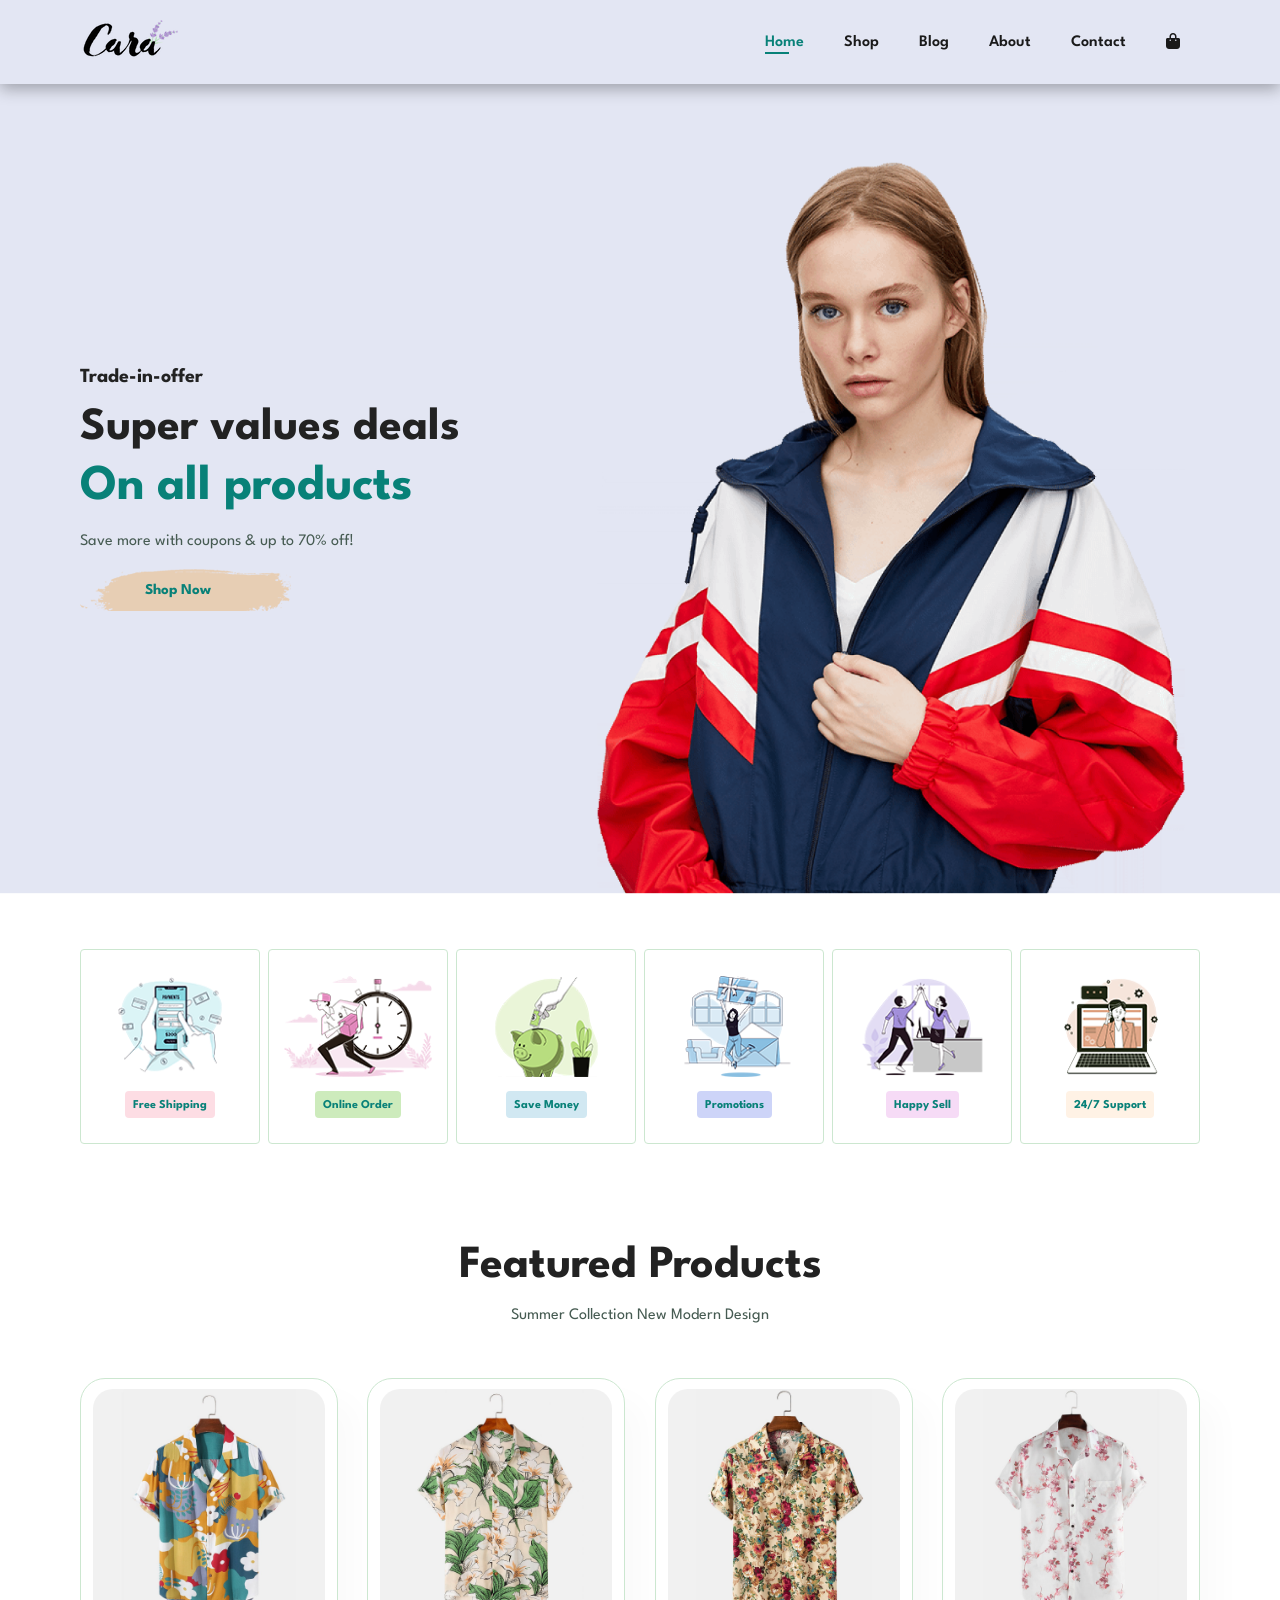
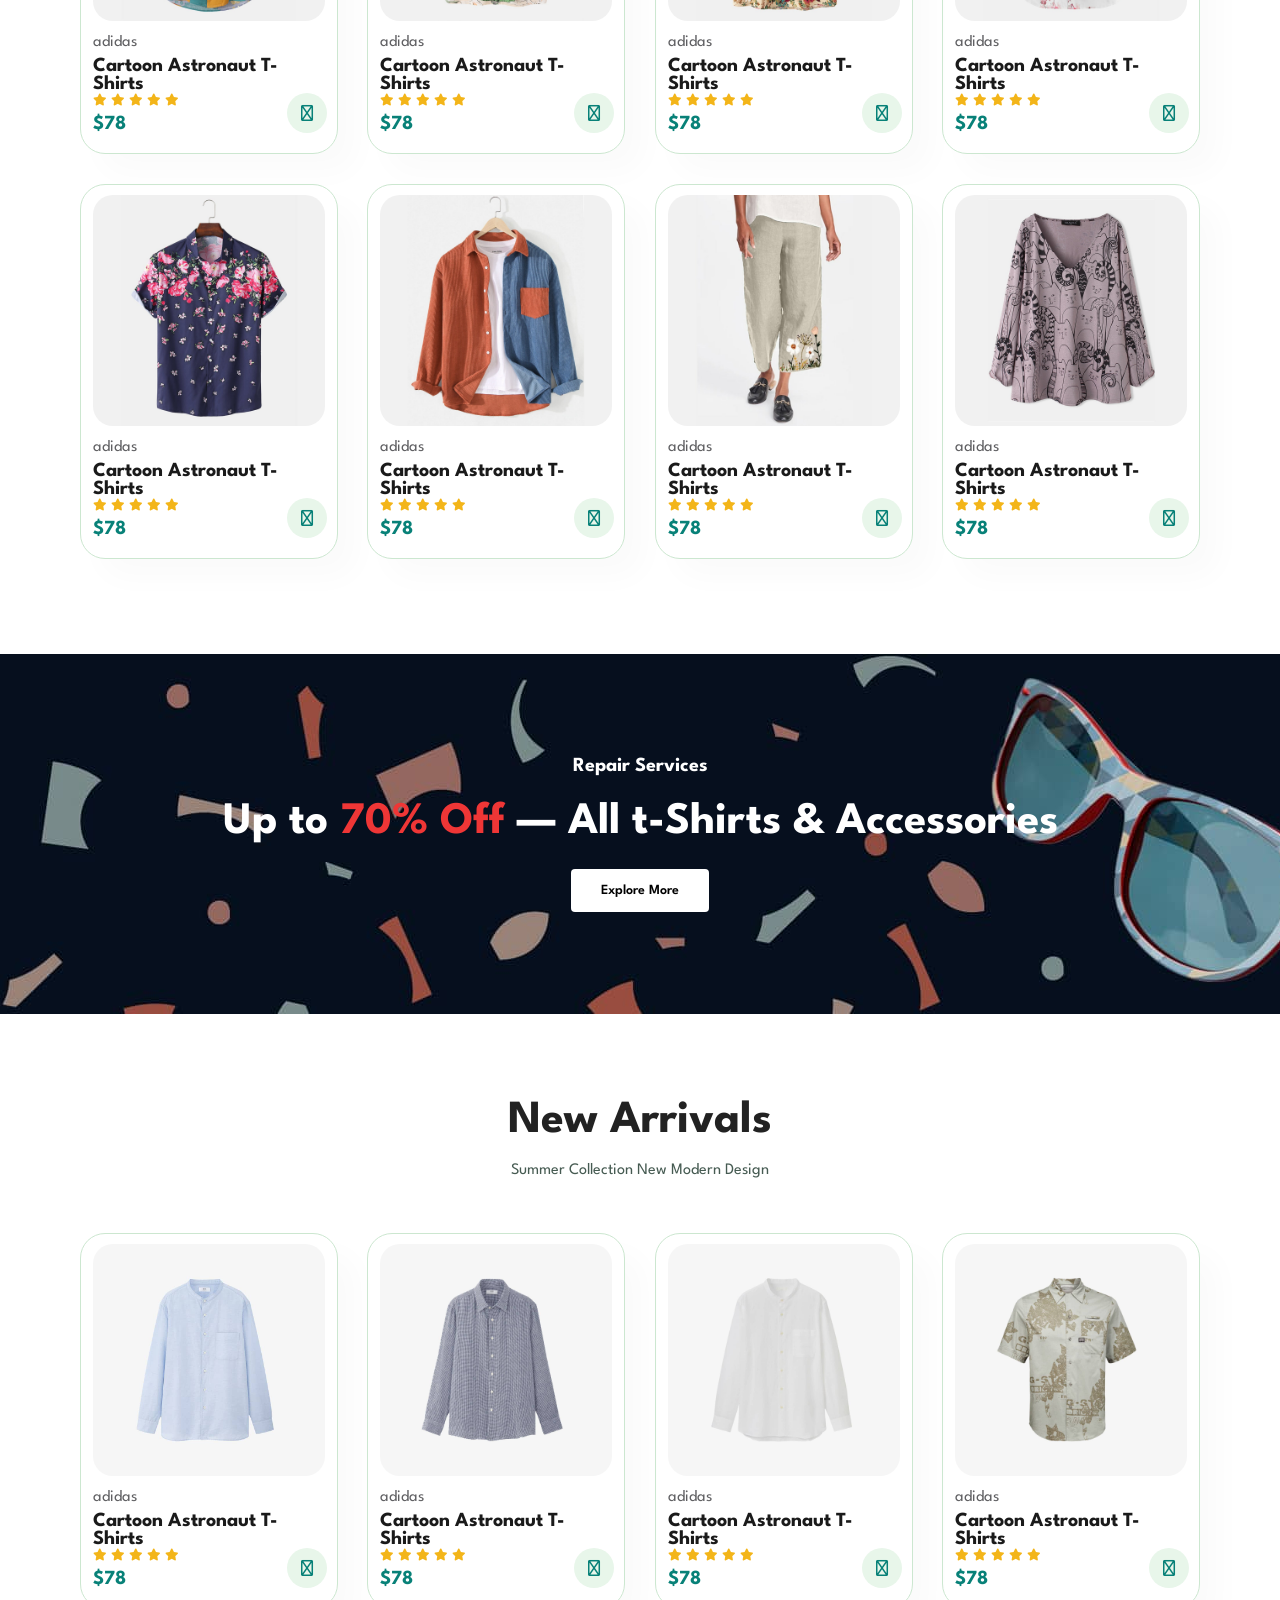
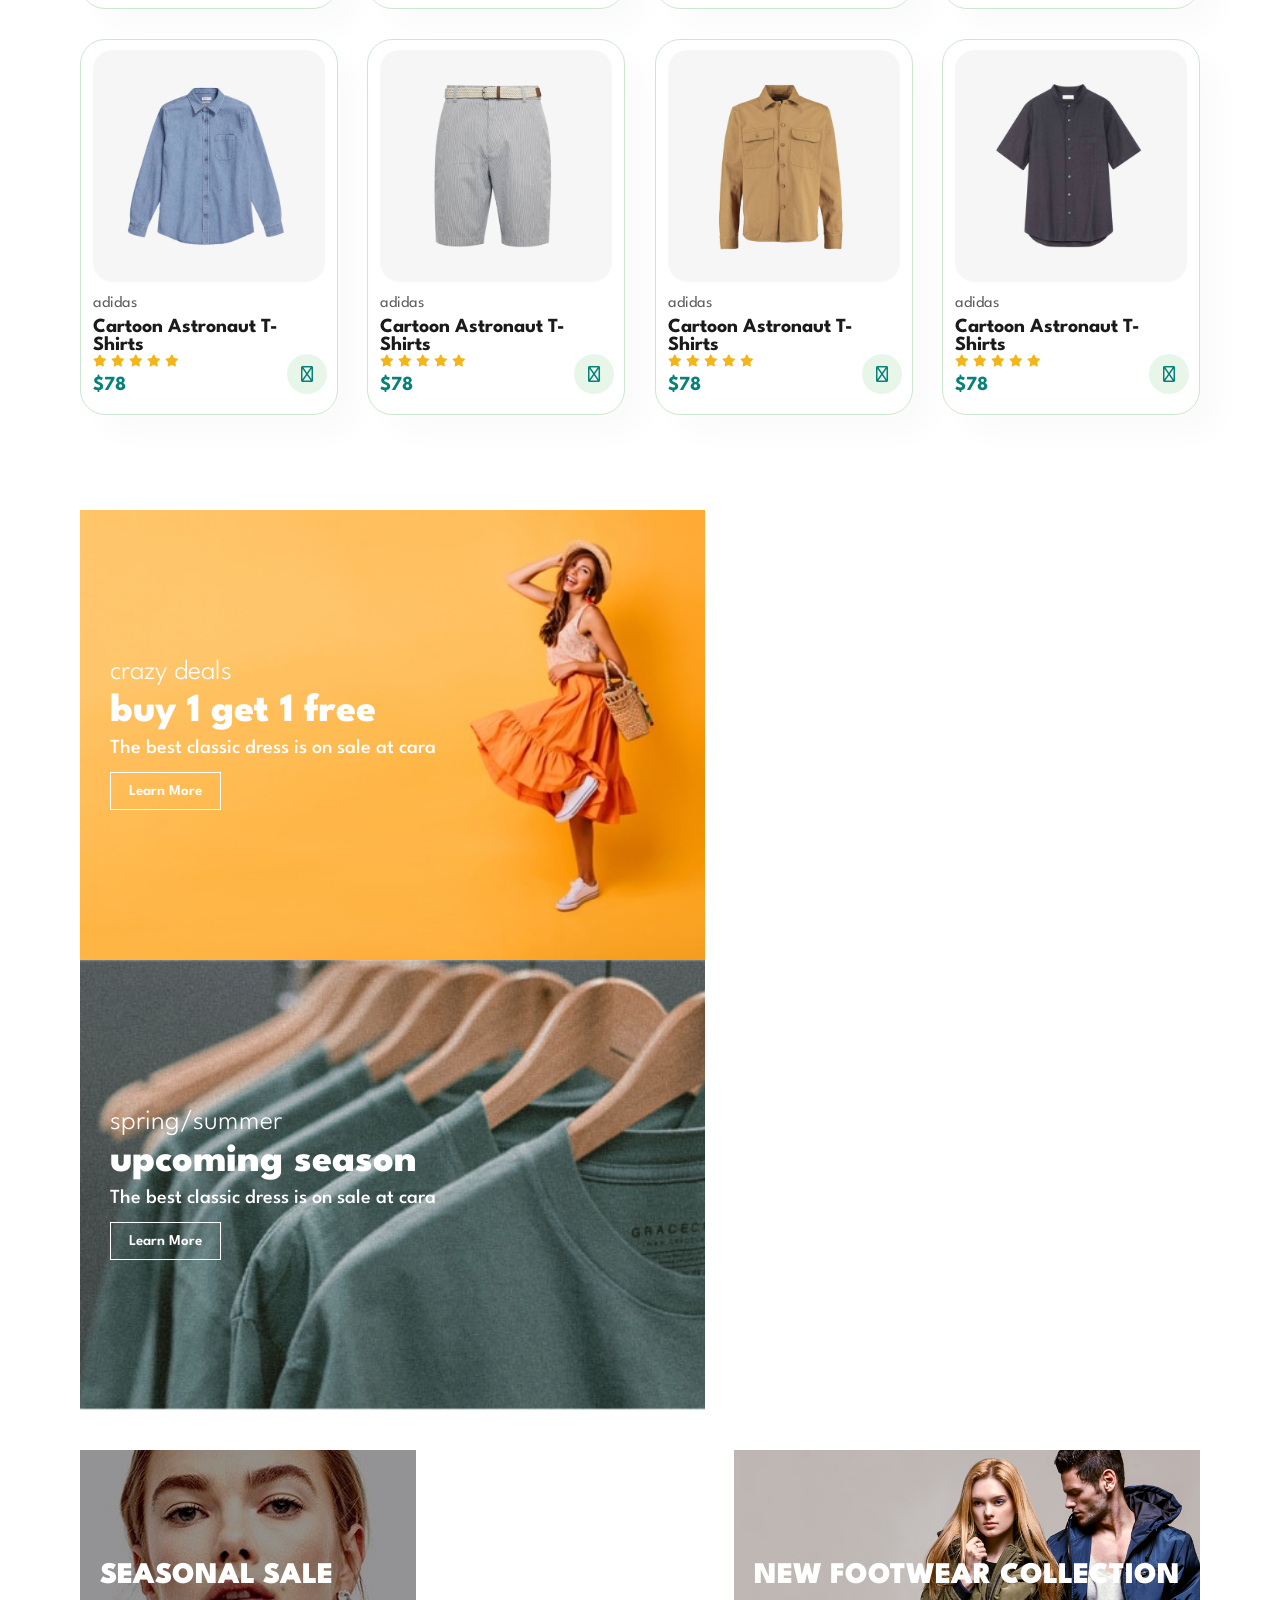
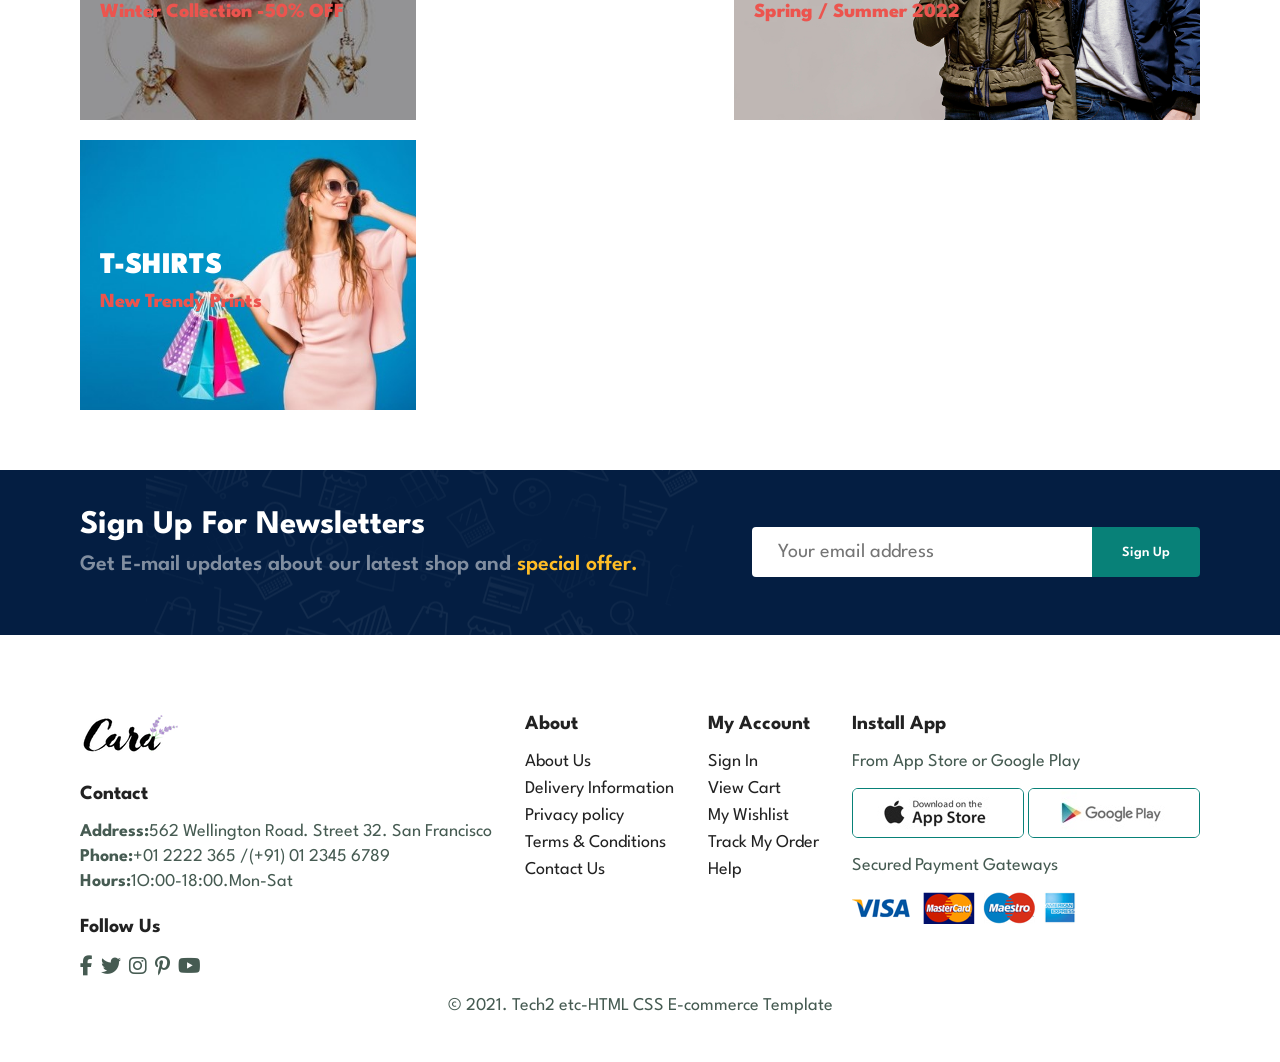
<file: index.html>
<!DOCTYPE html>
<html lang="en">
<head>
    <meta charset="UTF-8">
    <meta name="viewport" content="width=device-width, initial-scale=1.0">
    <title>CARA Frontend Website</title>
    <link rel="stylesheet" href="https://cdnjs.cloudflare.com/ajax/libs/font-awesome/6.5.2/css/all.min.css"/>
    <link rel="stylesheet" href="style.css">
</head>
<body>
    <section id="header">
        <a href="#">
            <img src="images/logo.png" class="logo" alt="">
        </a>
        <div>
            <ul id="navbar">
                <li><a class="active" href="index.html">Home</a></li>
                <li><a href="shop.html">Shop</a></li>
                <li><a href="blog.html">Blog</a></li>
                <li><a href="about.html">About</a></li>
                <li><a href="contact.html">Contact</a></li>
                <li id="lg-bag"><a href="cart.html"><i class="fa-solid fa-bag-shopping"></i></a></li>
                <a href="#" id="close"><i class="fa fa-times"></i></a>
            </ul>
        </div>
        <div id="mobile">
            <a href="cart.html"><i class="fa-solid fa-cart-shopping"></i></a>
            <i id="bar" class="fas fa-outdent"></i>
        </div>
    </section>

    <section id="hero">
        <h4>Trade-in-offer</h4>
        <h2>Super values deals</h2>
        <h1>On all products</h1>
        <p>Save more with coupons & up to 70% off! </p>
        <button>Shop Now</button>
    </section>

    <section id="feature" class="section-p1">
        <div class="fe-box">
            <img src="images/features/f1.png" alt="">
            <h6>Free Shipping</h6>
        </div>
        <div class="fe-box">
            <img src="images/features/f2.png" alt="">
            <h6>Online Order</h6>
        </div>
        <div class="fe-box">
            <img src="images/features/f3.png" alt="">
            <h6>Save Money</h6>
        </div>
        <div class="fe-box">
            <img src="images/features/f4.png" alt="">
            <h6>Promotions</h6>
        </div>
        <div class="fe-box">
            <img src="images/features/f5.png" alt="">
            <h6>Happy Sell</h6>
        </div>
        <div class="fe-box">
            <img src="images/features/f6.png" alt="">
            <h6>24/7 Support</h6>
        </div>
    </section>

    <section id="product1" class="section-p1">
        <h2>Featured Products</h2>
        <p>Summer Collection New Modern Design</p>
        <div class="pro-container">
            <div class="pro">
                <img src="images/products/f1.jpg" alt="">
                <div class="des">
                    <span>adidas</span>
                    <h5>Cartoon Astronaut T-Shirts</h5>
                    <div class="star">
                        <i class="fa fa-star"></i>
                        <i class="fa fa-star"></i>
                        <i class="fa fa-star"></i>
                        <i class="fa fa-star"></i>
                        <i class="fa fa-star"></i>
                    </div>
                    <h4>$78</h4>
                </div>
                <a href="#"><i class="fa-solid fa-cart-shopping cart"></i></i></a>
            </div>
            <div class="pro">
                <img src="images/products/f2.jpg" alt="">
                <div class="des">
                    <span>adidas</span>
                    <h5>Cartoon Astronaut T-Shirts</h5>
                    <div class="star">
                        <i class="fa fa-star"></i>
                        <i class="fa fa-star"></i>
                        <i class="fa fa-star"></i>
                        <i class="fa fa-star"></i>
                        <i class="fa fa-star"></i>
                    </div>
                    <h4>$78</h4>
                </div>
                <a href="#"><i class="fa-solid fa-cart-shopping cart"></i></i></a>
            </div>
            <div class="pro">
                <img src="images/products/f3.jpg" alt="">
                <div class="des">
                    <span>adidas</span>
                    <h5>Cartoon Astronaut T-Shirts</h5>
                    <div class="star">
                        <i class="fa fa-star"></i>
                        <i class="fa fa-star"></i>
                        <i class="fa fa-star"></i>
                        <i class="fa fa-star"></i>
                        <i class="fa fa-star"></i>
                    </div>
                    <h4>$78</h4>
                </div>
                <a href="#"><i class="fa-solid fa-cart-shopping cart"></i></i></a>
            </div>
            <div class="pro">
                <img src="images/products/f4.jpg" alt="">
                <div class="des">
                    <span>adidas</span>
                    <h5>Cartoon Astronaut T-Shirts</h5>
                    <div class="star">
                        <i class="fa fa-star"></i>
                        <i class="fa fa-star"></i>
                        <i class="fa fa-star"></i>
                        <i class="fa fa-star"></i>
                        <i class="fa fa-star"></i>
                    </div>
                    <h4>$78</h4>
                </div>
                <a href="#"><i class="fa-solid fa-cart-shopping cart"></i></i></a>
            </div>
            <div class="pro">
                <img src="images/products/f5.jpg" alt="">
                <div class="des">
                    <span>adidas</span>
                    <h5>Cartoon Astronaut T-Shirts</h5>
                    <div class="star">
                        <i class="fa fa-star"></i>
                        <i class="fa fa-star"></i>
                        <i class="fa fa-star"></i>
                        <i class="fa fa-star"></i>
                        <i class="fa fa-star"></i>
                    </div>
                    <h4>$78</h4>
                </div>
                <a href="#"><i class="fa-solid fa-cart-shopping cart"></i></i></a>
            </div>
            <div class="pro">
                <img src="images/products/f6.jpg" alt="">
                <div class="des">
                    <span>adidas</span>
                    <h5>Cartoon Astronaut T-Shirts</h5>
                    <div class="star">
                        <i class="fa fa-star"></i>
                        <i class="fa fa-star"></i>
                        <i class="fa fa-star"></i>
                        <i class="fa fa-star"></i>
                        <i class="fa fa-star"></i>
                    </div>
                    <h4>$78</h4>
                </div>
                <a href="#"><i class="fa-solid fa-cart-shopping cart"></i></i></a>
            </div>
            <div class="pro">
                <img src="images/products/f7.jpg" alt="">
                <div class="des">
                    <span>adidas</span>
                    <h5>Cartoon Astronaut T-Shirts</h5>
                    <div class="star">
                        <i class="fa fa-star"></i>
                        <i class="fa fa-star"></i>
                        <i class="fa fa-star"></i>
                        <i class="fa fa-star"></i>
                        <i class="fa fa-star"></i>
                    </div>
                    <h4>$78</h4>
                </div>
                <a href="#"><i class="fa-solid fa-cart-shopping cart"></i></i></a>
            </div>
            <div class="pro">
                <img src="images/products/f8.jpg" alt="">
                <div class="des">
                    <span>adidas</span>
                    <h5>Cartoon Astronaut T-Shirts</h5>
                    <div class="star">
                        <i class="fa fa-star"></i>
                        <i class="fa fa-star"></i>
                        <i class="fa fa-star"></i>
                        <i class="fa fa-star"></i>
                        <i class="fa fa-star"></i>
                    </div>
                    <h4>$78</h4>
                </div>
                <a href="#"><i class="fa-solid fa-cart-shopping cart"></i></i></a>
            </div>
        </div>
    </section>
 
    <section id="banner" class="section-m1">
        <h4>Repair Services</h4>
        <h2>Up to <span>70% Off</span> — All t-Shirts & Accessories</h2>
        <button class="normal">Explore More</button>
    </section>

    <section id="product1" class="section-p1">
        <h2>New Arrivals</h2>
        <p>Summer Collection New Modern Design</p>
        <div class="pro-container">
            <div class="pro">
                <img src="images/products/n1.jpg" alt="">
                <div class="des">
                    <span>adidas</span>
                    <h5>Cartoon Astronaut T-Shirts</h5>
                    <div class="star">
                        <i class="fa fa-star"></i>
                        <i class="fa fa-star"></i>
                        <i class="fa fa-star"></i>
                        <i class="fa fa-star"></i>
                        <i class="fa fa-star"></i>
                    </div>
                    <h4>$78</h4>
                </div>
                <a href="#"><i class="fa-solid fa-cart-shopping cart"></i></i></a>
            </div>
            <div class="pro">
                <img src="images/products/n2.jpg" alt="">
                <div class="des">
                    <span>adidas</span>
                    <h5>Cartoon Astronaut T-Shirts</h5>
                    <div class="star">
                        <i class="fa fa-star"></i>
                        <i class="fa fa-star"></i>
                        <i class="fa fa-star"></i>
                        <i class="fa fa-star"></i>
                        <i class="fa fa-star"></i>
                    </div>
                    <h4>$78</h4>
                </div>
                <a href="#"><i class="fa-solid fa-cart-shopping cart"></i></i></a>
            </div>
            <div class="pro">
                <img src="images/products/n3.jpg" alt="">
                <div class="des">
                    <span>adidas</span>
                    <h5>Cartoon Astronaut T-Shirts</h5>
                    <div class="star">
                        <i class="fa fa-star"></i>
                        <i class="fa fa-star"></i>
                        <i class="fa fa-star"></i>
                        <i class="fa fa-star"></i>
                        <i class="fa fa-star"></i>
                    </div>
                    <h4>$78</h4>
                </div>
                <a href="#"><i class="fa-solid fa-cart-shopping cart"></i></i></a>
            </div>
            <div class="pro">
                <img src="images/products/n4.jpg" alt="">
                <div class="des">
                    <span>adidas</span>
                    <h5>Cartoon Astronaut T-Shirts</h5>
                    <div class="star">
                        <i class="fa fa-star"></i>
                        <i class="fa fa-star"></i>
                        <i class="fa fa-star"></i>
                        <i class="fa fa-star"></i>
                        <i class="fa fa-star"></i>
                    </div>
                    <h4>$78</h4>
                </div>
                <a href="#"><i class="fa-solid fa-cart-shopping cart"></i></i></a>
            </div>
            <div class="pro">
                <img src="images/products/n5.jpg" alt="">
                <div class="des">
                    <span>adidas</span>
                    <h5>Cartoon Astronaut T-Shirts</h5>
                    <div class="star">
                        <i class="fa fa-star"></i>
                        <i class="fa fa-star"></i>
                        <i class="fa fa-star"></i>
                        <i class="fa fa-star"></i>
                        <i class="fa fa-star"></i>
                    </div>
                    <h4>$78</h4>
                </div>
                <a href="#"><i class="fa-solid fa-cart-shopping cart"></i></i></a>
            </div>
            <div class="pro">
                <img src="images/products/n6.jpg" alt="">
                <div class="des">
                    <span>adidas</span>
                    <h5>Cartoon Astronaut T-Shirts</h5>
                    <div class="star">
                        <i class="fa fa-star"></i>
                        <i class="fa fa-star"></i>
                        <i class="fa fa-star"></i>
                        <i class="fa fa-star"></i>
                        <i class="fa fa-star"></i>
                    </div>
                    <h4>$78</h4>
                </div>
                <a href="#"><i class="fa-solid fa-cart-shopping cart"></i></i></a>
            </div>
            <div class="pro">
                <img src="images/products/n7.jpg" alt="">
                <div class="des">
                    <span>adidas</span>
                    <h5>Cartoon Astronaut T-Shirts</h5>
                    <div class="star">
                        <i class="fa fa-star"></i>
                        <i class="fa fa-star"></i>
                        <i class="fa fa-star"></i>
                        <i class="fa fa-star"></i>
                        <i class="fa fa-star"></i>
                    </div>
                    <h4>$78</h4>
                </div>
                <a href="#"><i class="fa-solid fa-cart-shopping cart"></i></i></a>
            </div>
            <div class="pro">
                <img src="images/products/n8.jpg" alt="">
                <div class="des">
                    <span>adidas</span>
                    <h5>Cartoon Astronaut T-Shirts</h5>
                    <div class="star">
                        <i class="fa fa-star"></i>
                        <i class="fa fa-star"></i>
                        <i class="fa fa-star"></i>
                        <i class="fa fa-star"></i>
                        <i class="fa fa-star"></i>
                    </div>
                    <h4>$78</h4>
                </div>
                <a href="#"><i class="fa-solid fa-cart-shopping cart"></i></i></a>
            </div>
        </div>
    </section>

    <section id="sm-banner" class="section-p1">
        <div class="banner-box">
            <h4>crazy deals</h4>
            <h2>buy 1 get 1 free</h2>
            <span>The best classic dress is on sale at cara</span>
            <button class="white">Learn More</button>
        </div>
        <div class="banner-box banner-box2">
            <h4>spring/summer</h4>
            <h2>upcoming season</h2>
            <span>The best classic dress is on sale at cara</span>
            <button class="white">Learn More</button>
        </div>
    </section>

    <section id="banner3">
        <div class="banner-box">
            <h2>SEASONAL SALE</h2>
            <h3>Winter Collection -50% OFF</h3>
        </div>
        <div class="banner-box banner-box2">
            <h2>NEW FOOTWEAR COLLECTION</h2>
            <h3>Spring / Summer 2022</h3>
        </div>
        <div class="banner-box banner-box3">
            <h2>T-SHIRTS</h2>
            <h3>New Trendy Prints</h3>
        </div>
    </section>

    <section id="newsletter" class="section-p1 section-m1">
        <div class="newstext">
            <h4>Sign Up For Newsletters</h4>
            <p>Get E-mail updates about our latest shop and <span>special offer.</span> </p>
        </div>
        <div class="form">
            <input type="text" placeholder="Your email address">
            <button class="normal">Sign Up</button>
        </div>
    </section>

    <footer class="section-p1">
        <div class="col">
            <img class="logo" src="images/logo.png" alt="">
            <h4>Contact</h4>
            <p><strong>Address:</strong>562 Wellington Road. Street 32. San Francisco</p>
            <p><strong>Phone:</strong>+01 2222 365 /(+91) 01 2345 6789</p>
            <p><strong>Hours:</strong>1O:00-18:00.Mon-Sat</p>
            <div class="follow">
                <h4>Follow Us</h4>
                <i class="fab fa-facebook-f"></i>
                <i class="fab fa-twitter"></i>
                <i class="fab fa-instagram"></i>
                <i class="fab fa-pinterest-p"></i>
                <i class="fab fa-youtube"></i>
            </div>
        </div>

        <div class="col">
            <h4>About</h4>
            <a href="about.html">About Us</a>
            <a href="cart.html">Delivery Information</a>
            <a href="about.html">Privacy policy</a>
            <a href="about.html">Terms & Conditions</a>
            <a href="contact.html">Contact Us</a>
        </div>

        <div class="col">
            <h4>My Account</h4>
            <a href="contact.html">Sign In</a>
            <a href="cart.html">View Cart</a>
            <a href="cart.html">My Wishlist</a>
            <a href="cart.html">Track My Order</a>
            <a href="contact.html">Help</a>
        </div>

        <div class="col install">
            <h4>Install App</h4>
            <p>From App Store or Google Play</p>
            <div class="row">
                <img src="images/pay/app.jpg" alt="">
                <img src="images/pay/play.jpg" alt="">
            </div>
            <p>Secured Payment Gateways</p>
            <img src="images/pay/pay.png" alt="">
        </div>

        <div class="copyright">
            <p>© 2021. Tech2 etc-HTML CSS E-commerce Template</p>
        </div>
    </footer>

    <script src="script.js"></script>
</body>
</html>
</file>
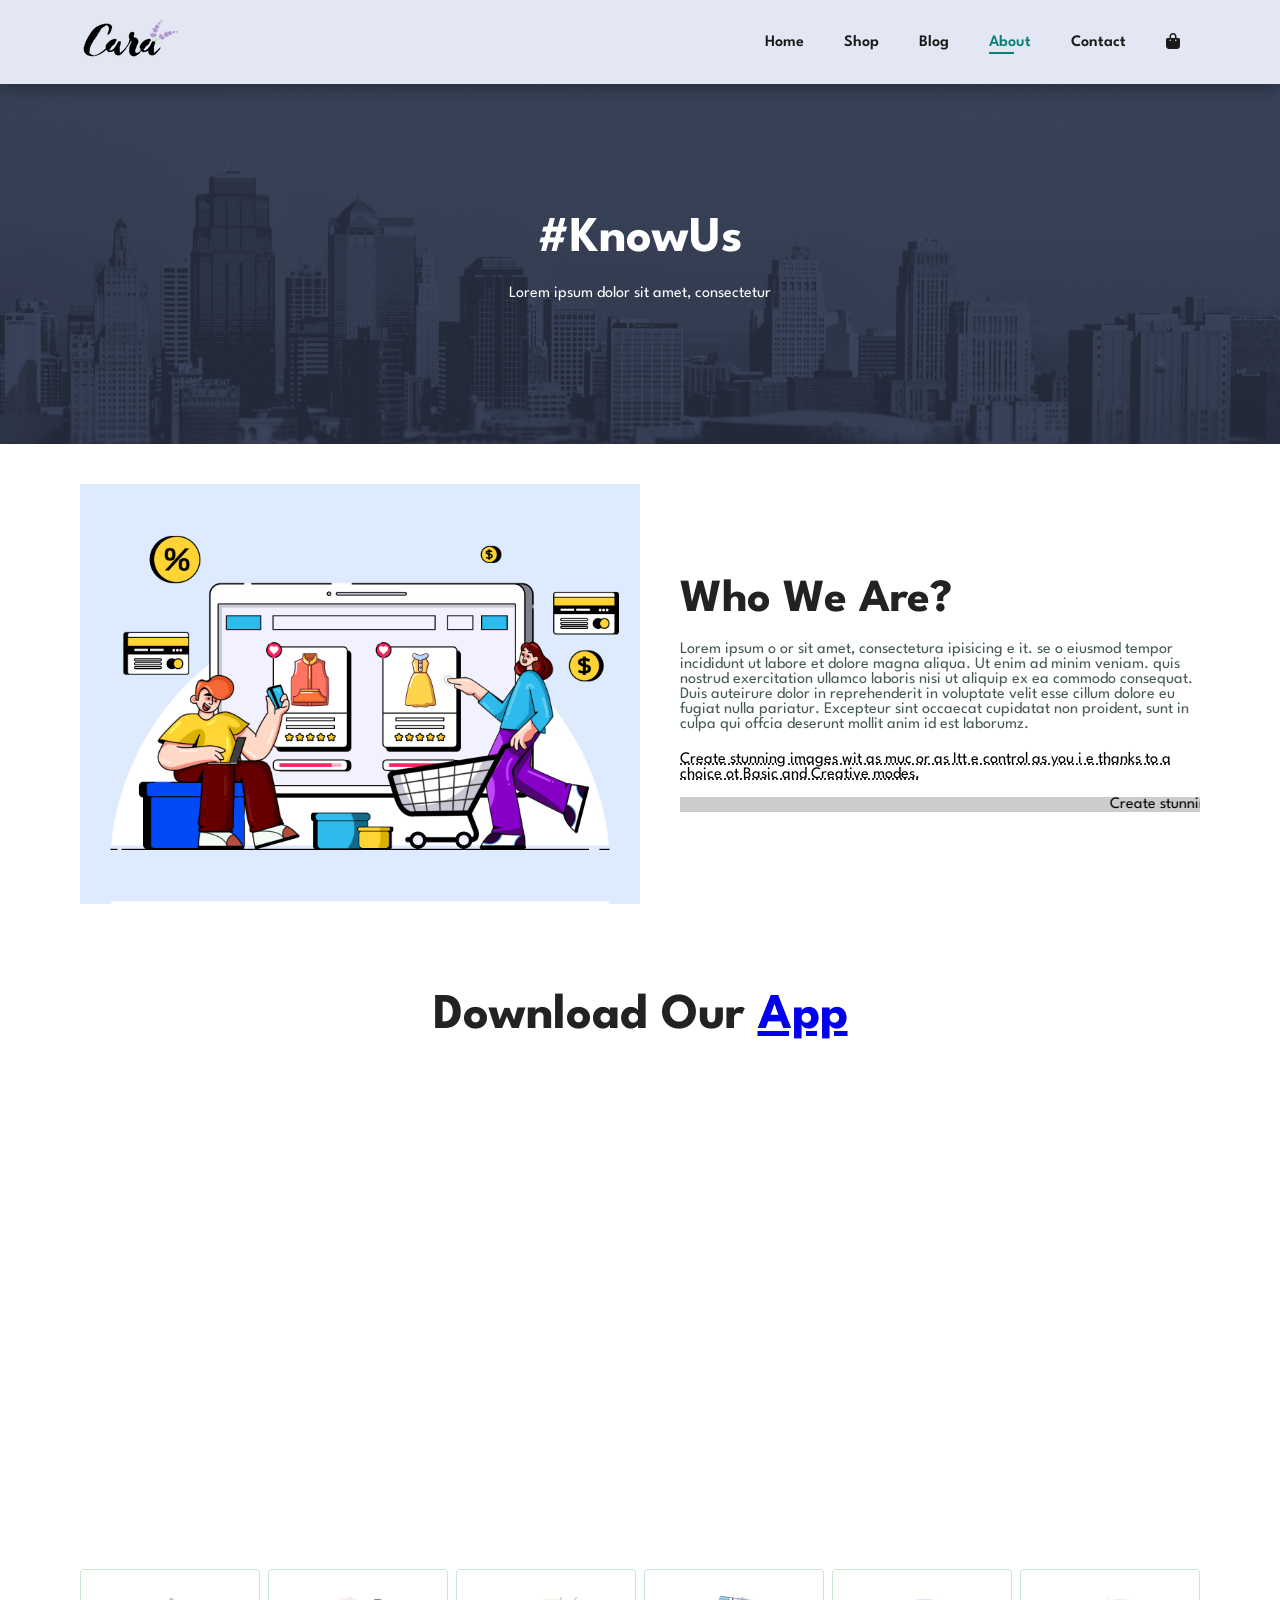
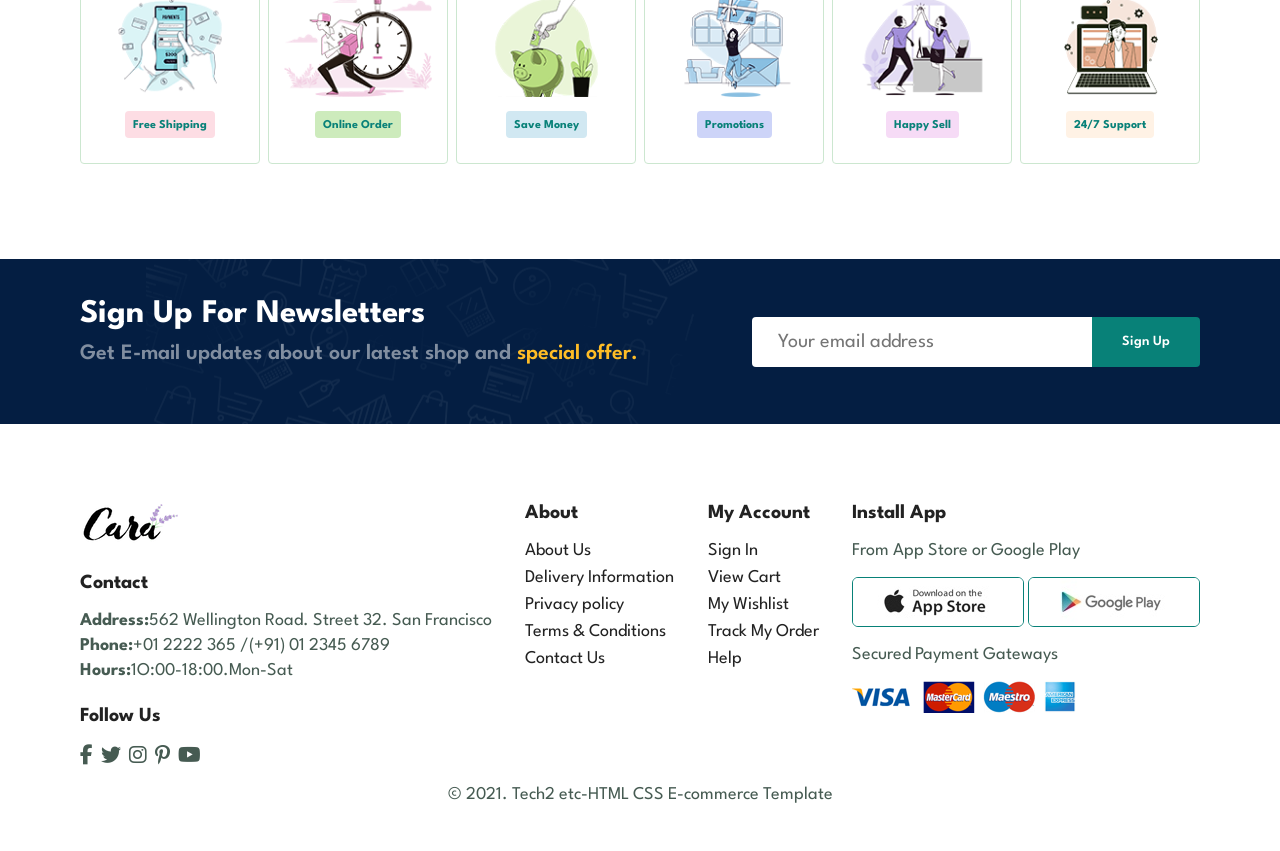
<file: about.html>
<!DOCTYPE html>
<html lang="en">
<head>
    <meta charset="UTF-8">
    <meta name="viewport" content="width=device-width, initial-scale=1.0">
    <title>CARA Frontend Website</title>
    <link rel="stylesheet" href="https://cdnjs.cloudflare.com/ajax/libs/font-awesome/6.5.2/css/all.min.css"/>
    <link rel="stylesheet" href="style.css">
</head>
<body>
    <section id="header">
        <a href="#">
            <img src="images/logo.png" class="logo" alt="">
        </a>
        <div>
            <ul id="navbar">
                <li><a href="index.html">Home</a></li>
                <li><a href="shop.html">Shop</a></li>
                <li><a href="blog.html">Blog</a></li>
                <li><a class="active" href="about.html">About</a></li>
                <li><a href="contact.html">Contact</a></li>
                <li id="lg-bag"><a href="cart.html"><i class="fa-solid fa-bag-shopping"></i></a></li>
                <a href="#" id="close"><i class="fa fa-times"></i></a>
            </ul>
        </div>
        <div id="mobile">
            <a href="cart.html"><i class="fa-solid fa-cart-shopping"></i></a>
            <i id="bar" class="fas fa-outdent"></i>
        </div>
    </section>

    <section id="page-header" class="about-header">
        <h1>#KnowUs</h1>  
        <p>Lorem ipsum dolor sit amet, consectetur </p>
    </section>

    <section id="about-head" class="section-p1">
        <img src="images/about/a6.jpg" alt="">
        <div>
            <h2>Who We Are?</h2>
            <p>Lorem ipsum o or sit amet, consectetura ipisicing e it. se o
                eiusmod tempor incididunt ut labore et dolore magna aliqua. Ut
                enim ad minim veniam. quis nostrud exercitation ullamco laboris
                nisi ut aliquip ex ea commodo consequat. Duis auteirure dolor in
                reprehenderit in voluptate velit esse cillum dolore eu fugiat nulla
                pariatur. Excepteur sint occaecat cupidatat non proident, sunt in
                culpa qui offcia deserunt mollit anim id est laborumz.
            </p>
            <abbr title="">Create stunning images wit as muc or as Itt e control as you i e
                thanks to a choice ot Basic and Creative modes.
            </abbr>

            <br><br>
            
            <marquee bgcolor="#ccc" loop="-1" scrollamount="5" width="100%" >Create stunning images with as much or as little control little control as you like thanks to a choice of Basic and Creative modes.
            </marquee>
        </div>
    </section>

    <section id="about-app" class="section-p1">
        <h1>Download Our <a href="#">App</a> </h1>
        <div class="video">
            <video autoplay muted loop src="images/about/1.mp4"></video>
        </div>
    </section>

    <section id="feature" class="section-p1">
        <div class="fe-box">
            <img src="images/features/f1.png" alt="">
            <h6>Free Shipping</h6>
        </div>
        <div class="fe-box">
            <img src="images/features/f2.png" alt="">
            <h6>Online Order</h6>
        </div>
        <div class="fe-box">
            <img src="images/features/f3.png" alt="">
            <h6>Save Money</h6>
        </div>
        <div class="fe-box">
            <img src="images/features/f4.png" alt="">
            <h6>Promotions</h6>
        </div>
        <div class="fe-box">
            <img src="images/features/f5.png" alt="">
            <h6>Happy Sell</h6>
        </div>
        <div class="fe-box">
            <img src="images/features/f6.png" alt="">
            <h6>24/7 Support</h6>
        </div>
    </section>

    <section id="newsletter" class="section-p1 section-m1">
        <div class="newstext">
            <h4>Sign Up For Newsletters</h4>
            <p>Get E-mail updates about our latest shop and <span>special offer.</span> </p>
        </div>
        <div class="form">
            <input type="text" placeholder="Your email address">
            <button class="normal">Sign Up</button>
        </div>
    </section>

    <footer class="section-p1">
        <div class="col">
            <img class="logo" src="images/logo.png" alt="">
            <h4>Contact</h4>
            <p><strong>Address:</strong>562 Wellington Road. Street 32. San Francisco</p>
            <p><strong>Phone:</strong>+01 2222 365 /(+91) 01 2345 6789</p>
            <p><strong>Hours:</strong>1O:00-18:00.Mon-Sat</p>
            <div class="follow">
                <h4>Follow Us</h4>
                <i class="fab fa-facebook-f"></i>
                <i class="fab fa-twitter"></i>
                <i class="fab fa-instagram"></i>
                <i class="fab fa-pinterest-p"></i>
                <i class="fab fa-youtube"></i>
            </div>
        </div>

        <div class="col">
            <h4>About</h4>
            <a href="about.html">About Us</a>
            <a href="cart.html">Delivery Information</a>
            <a href="about.html">Privacy policy</a>
            <a href="about.html">Terms & Conditions</a>
            <a href="contact.html">Contact Us</a>
        </div>

        <div class="col">
            <h4>My Account</h4>
            <a href="contact.html">Sign In</a>
            <a href="cart.html">View Cart</a>
            <a href="cart.html">My Wishlist</a>
            <a href="cart.html">Track My Order</a>
            <a href="contact.html">Help</a>
        </div>

        <div class="col install">
            <h4>Install App</h4>
            <p>From App Store or Google Play</p>
            <div class="row">
                <img src="images/pay/app.jpg" alt="">
                <img src="images/pay/play.jpg" alt="">
            </div>
            <p>Secured Payment Gateways</p>
            <img src="images/pay/pay.png" alt="">
        </div>

        <div class="copyright">
            <p>© 2021. Tech2 etc-HTML CSS E-commerce Template</p>
        </div>
    </footer>

    <script src="script.js"></script>
</body>
</html>
</file>
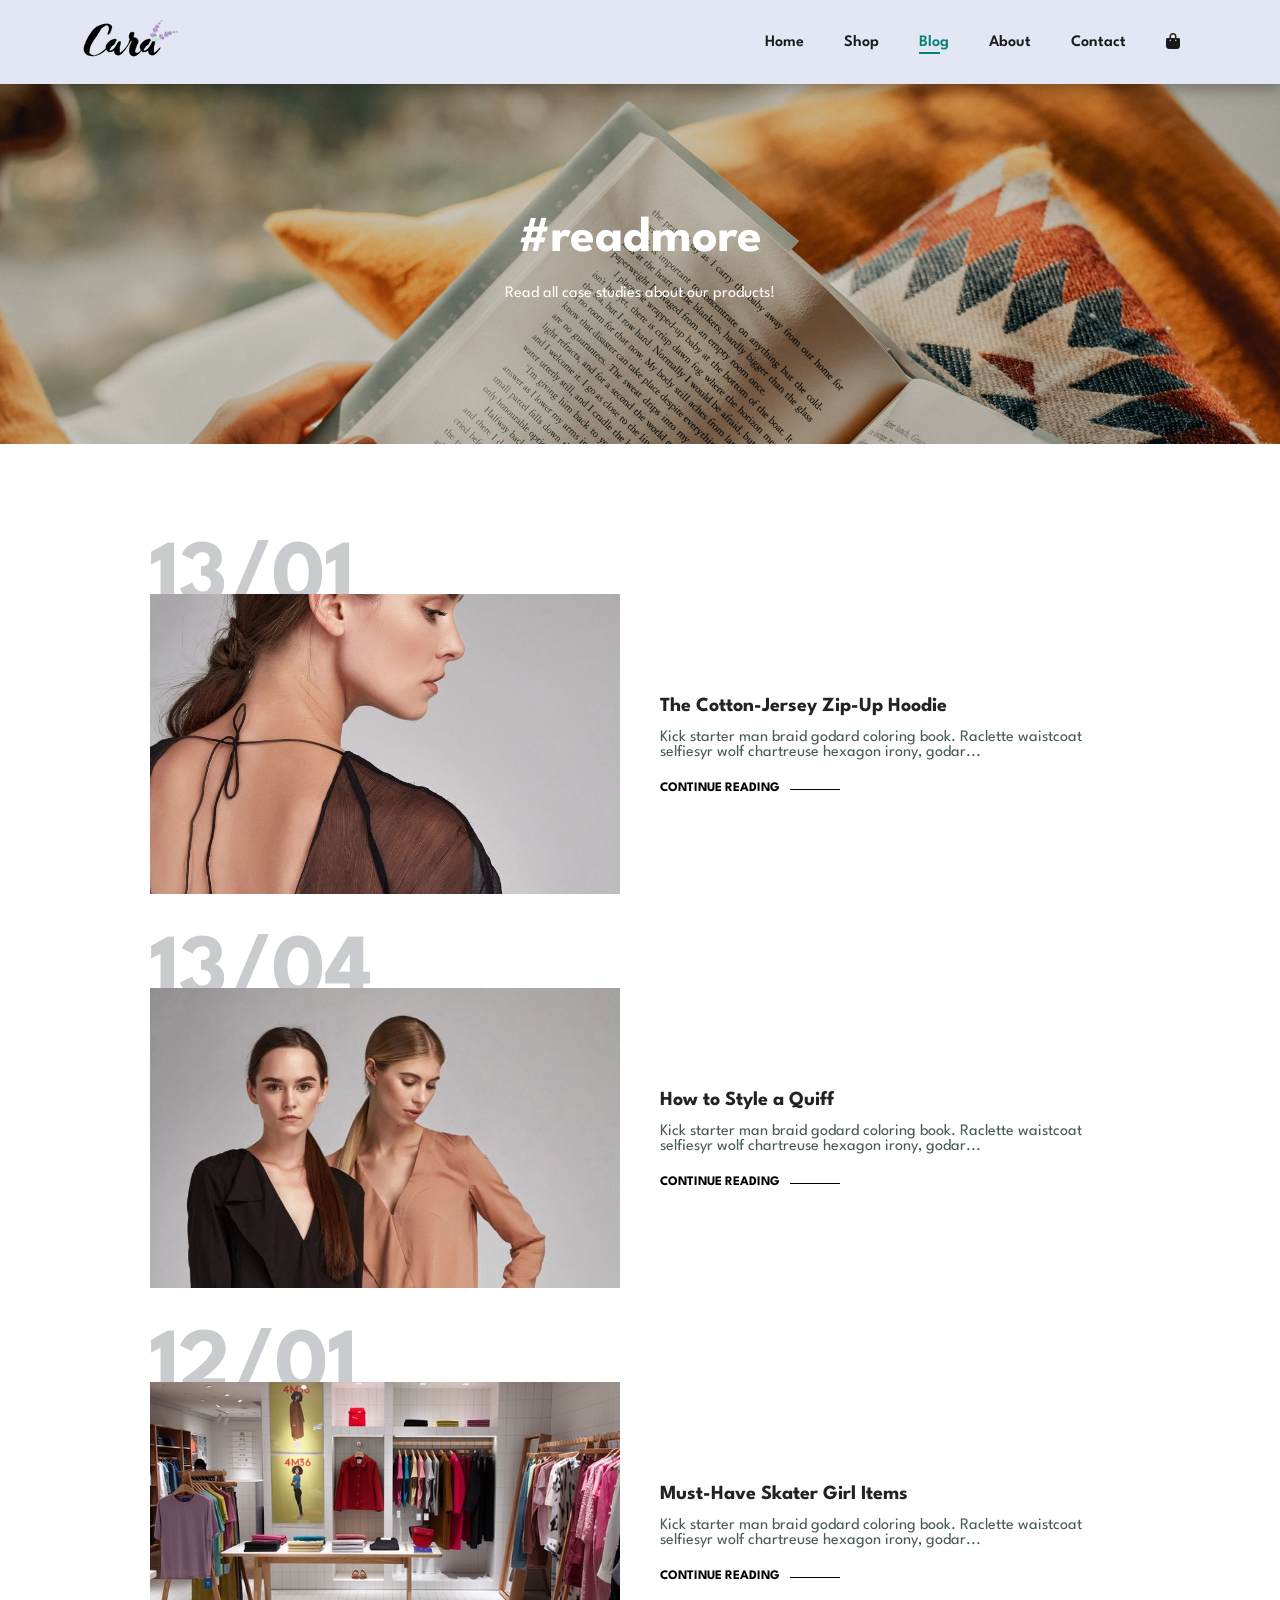
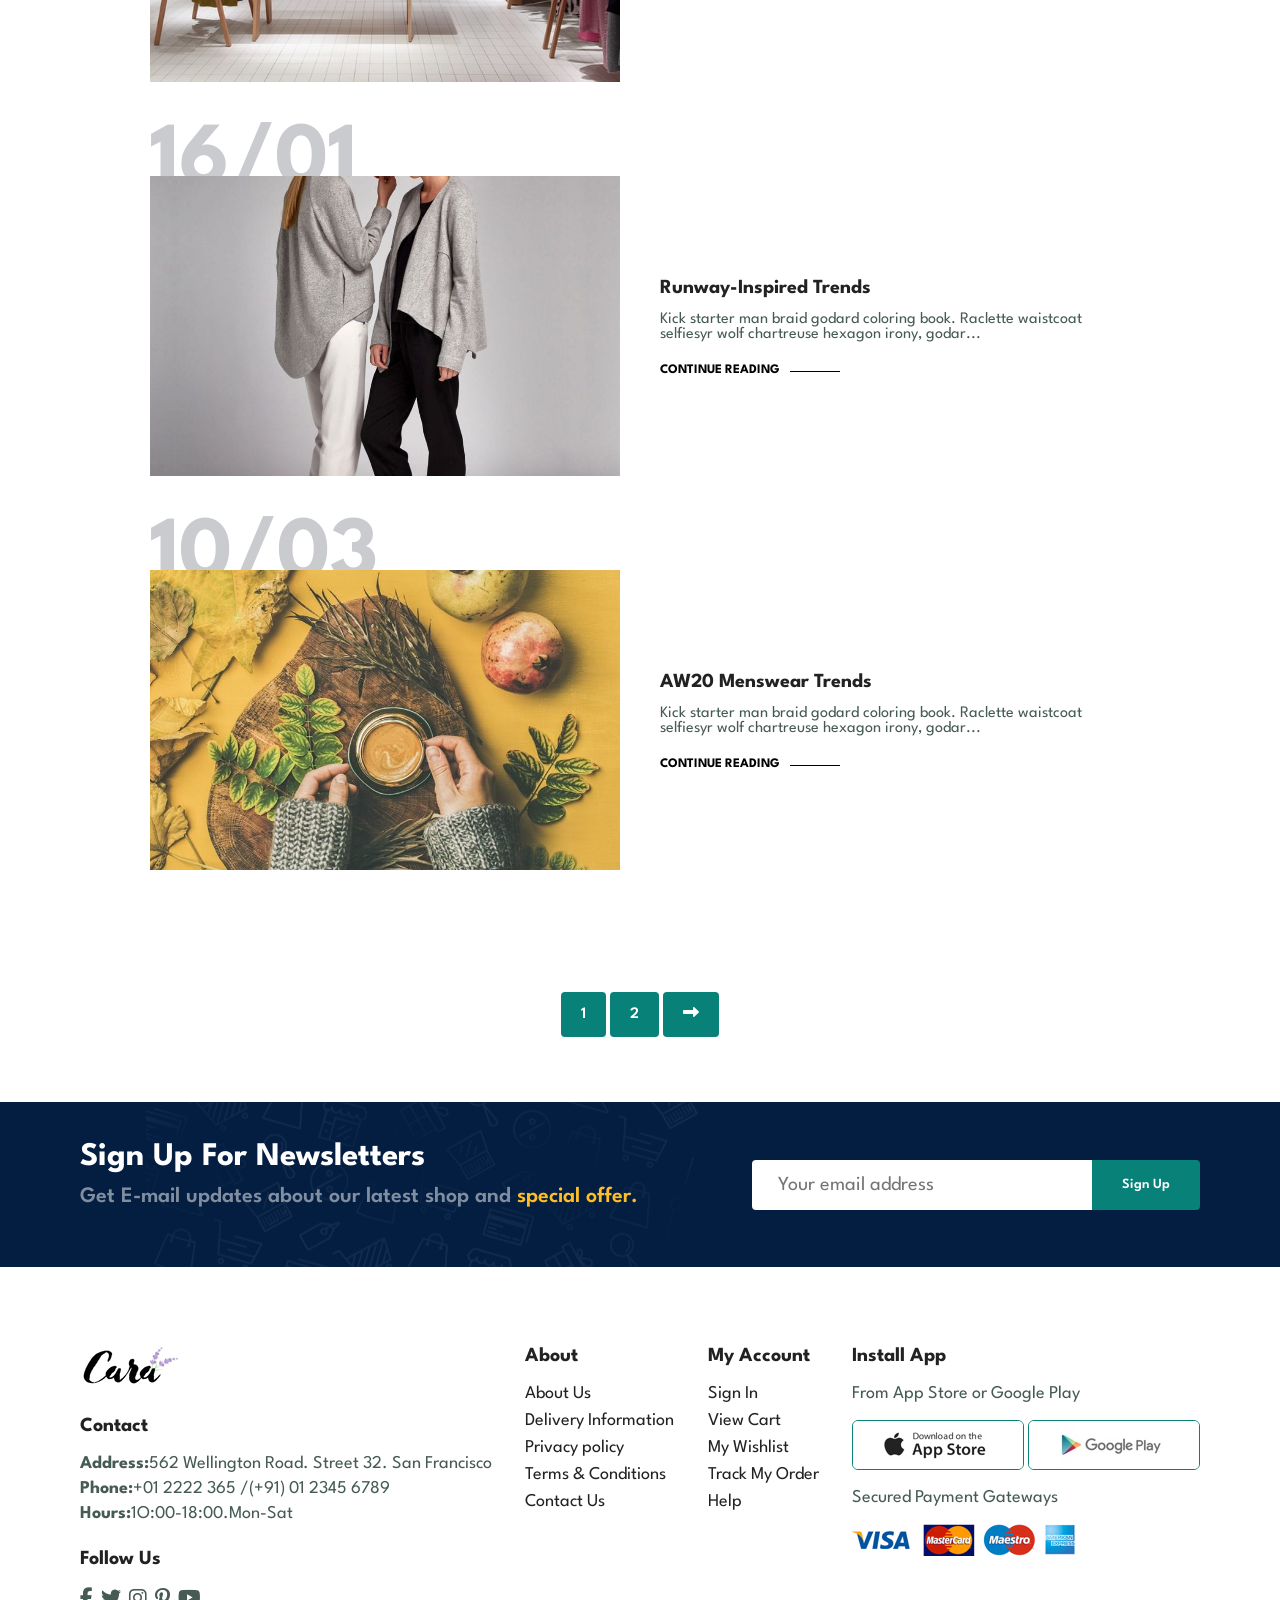
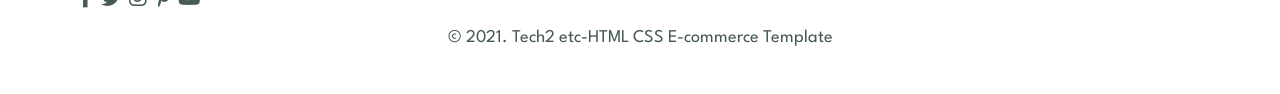
<file: blog.html>
<!DOCTYPE html>
<html lang="en">
<head>
    <meta charset="UTF-8">
    <meta name="viewport" content="width=device-width, initial-scale=1.0">
    <title>CARA Frontend Website</title>
    <link rel="stylesheet" href="https://cdnjs.cloudflare.com/ajax/libs/font-awesome/6.5.2/css/all.min.css"/>
    <link rel="stylesheet" href="style.css">
</head>
<body>
    <section id="header">
        <a href="#">
            <img src="images/logo.png" class="logo" alt="">
        </a>
        <div>
            <ul id="navbar">
                <li><a href="index.html">Home</a></li>
                <li><a href="shop.html">Shop</a></li>
                <li><a class="active" href="blog.html">Blog</a></li>
                <li><a href="about.html">About</a></li>
                <li><a href="contact.html">Contact</a></li>
                <li id="lg-bag"><a href="cart.html"><i class="fa-solid fa-bag-shopping"></i></a></li>
                <a href="#" id="close"><i class="fa fa-times"></i></a>
            </ul>
        </div>
        <div id="mobile">
            <a href="cart.html"><i class="fa-solid fa-cart-shopping"></i></a>
            <i id="bar" class="fas fa-outdent"></i>
        </div>
    </section>

    <section id="page-header" class="blog-header">
        <h1>#readmore</h1>  
        <p>Read all case studies about our products! </p>
    </section>

    <section id="blog">
        <div class="blog-box">
            <div class="blog-img">
                <img src="images/blog/b1.jpg" alt="">
            </div>
            <div class="blog-details">
                <h4>The Cotton-Jersey Zip-Up Hoodie</h4>
                <p>Kick starter man braid godard coloring book. Raclette waistcoat selfiesyr wolf chartreuse hexagon irony, godar...</p>
                <a href="#">CONTINUE READING</a>
            </div>
            <h1>13/01</h1>
        </div>
        <div class="blog-box">
            <div class="blog-img">
                <img src="images/blog/b2.jpg" alt="">
            </div>
            <div class="blog-details">
                <h4>How to Style a Quiff</h4>
                <p>Kick starter man braid godard coloring book. Raclette waistcoat selfiesyr wolf chartreuse hexagon irony, godar...</p>
                <a href="#">CONTINUE READING</a>
            </div>
            <h1>13/04</h1>
        </div>
        <div class="blog-box">
            <div class="blog-img">
                <img src="images/blog/b3.jpg" alt="">
            </div>
            <div class="blog-details">
                <h4>Must-Have Skater Girl Items</h4>
                <p>Kick starter man braid godard coloring book. Raclette waistcoat selfiesyr wolf chartreuse hexagon irony, godar...</p>
                <a href="#">CONTINUE READING</a>
            </div>
            <h1>12/01</h1>
        </div>
        <div class="blog-box">
            <div class="blog-img">
                <img src="images/blog/b4.jpg" alt="">
            </div>
            <div class="blog-details">
                <h4>Runway-Inspired Trends</h4>
                <p>Kick starter man braid godard coloring book. Raclette waistcoat selfiesyr wolf chartreuse hexagon irony, godar...</p>
                <a href="#">CONTINUE READING</a>
            </div>
            <h1>16/01</h1>
        </div>
        <div class="blog-box">
            <div class="blog-img">
                <img src="images/blog/b6.jpg" alt="">
            </div>
            <div class="blog-details">
                <h4>AW20 Menswear Trends</h4>
                <p>Kick starter man braid godard coloring book. Raclette waistcoat selfiesyr wolf chartreuse hexagon irony, godar...</p>
                <a href="#">CONTINUE READING</a>
            </div>
            <h1>10/03</h1>
        </div>
    </section>

    <section id="pagination" class="section-p1">
        <a href="#">1</a>
        <a href="#">2</a>
        <a href="#"><i class="fas fa-long-arrow-alt-right"></i></a>
    </section>

    <section id="newsletter" class="section-p1 section-m1">
        <div class="newstext">
            <h4>Sign Up For Newsletters</h4>
            <p>Get E-mail updates about our latest shop and <span>special offer.</span> </p>
        </div>
        <div class="form">
            <input type="text" placeholder="Your email address">
            <button class="normal">Sign Up</button>
        </div>
    </section>

    <footer class="section-p1">
        <div class="col">
            <img class="logo" src="images/logo.png" alt="">
            <h4>Contact</h4>
            <p><strong>Address:</strong>562 Wellington Road. Street 32. San Francisco</p>
            <p><strong>Phone:</strong>+01 2222 365 /(+91) 01 2345 6789</p>
            <p><strong>Hours:</strong>1O:00-18:00.Mon-Sat</p>
            <div class="follow">
                <h4>Follow Us</h4>
                <i class="fab fa-facebook-f"></i>
                <i class="fab fa-twitter"></i>
                <i class="fab fa-instagram"></i>
                <i class="fab fa-pinterest-p"></i>
                <i class="fab fa-youtube"></i>
            </div>
        </div>

        <div class="col">
            <h4>About</h4>
            <a href="about.html">About Us</a>
            <a href="cart.html">Delivery Information</a>
            <a href="about.html">Privacy policy</a>
            <a href="about.html">Terms & Conditions</a>
            <a href="contact.html">Contact Us</a>
        </div>

        <div class="col">
            <h4>My Account</h4>
            <a href="cart.html">Sign In</a>
            <a href="contact.html">View Cart</a>
            <a href="cart.html">My Wishlist</a>
            <a href="cart.html">Track My Order</a>
            <a href="contact.html">Help</a>
        </div>

        <div class="col install">
            <h4>Install App</h4>
            <p>From App Store or Google Play</p>
            <div class="row">
                <img src="images/pay/app.jpg" alt="">
                <img src="images/pay/play.jpg" alt="">
            </div>
            <p>Secured Payment Gateways</p>
            <img src="images/pay/pay.png" alt="">
        </div>

        <div class="copyright">
            <p>© 2021. Tech2 etc-HTML CSS E-commerce Template</p>
        </div>
    </footer>

    <script src="script.js"></script>
</body>
</html>
</file>
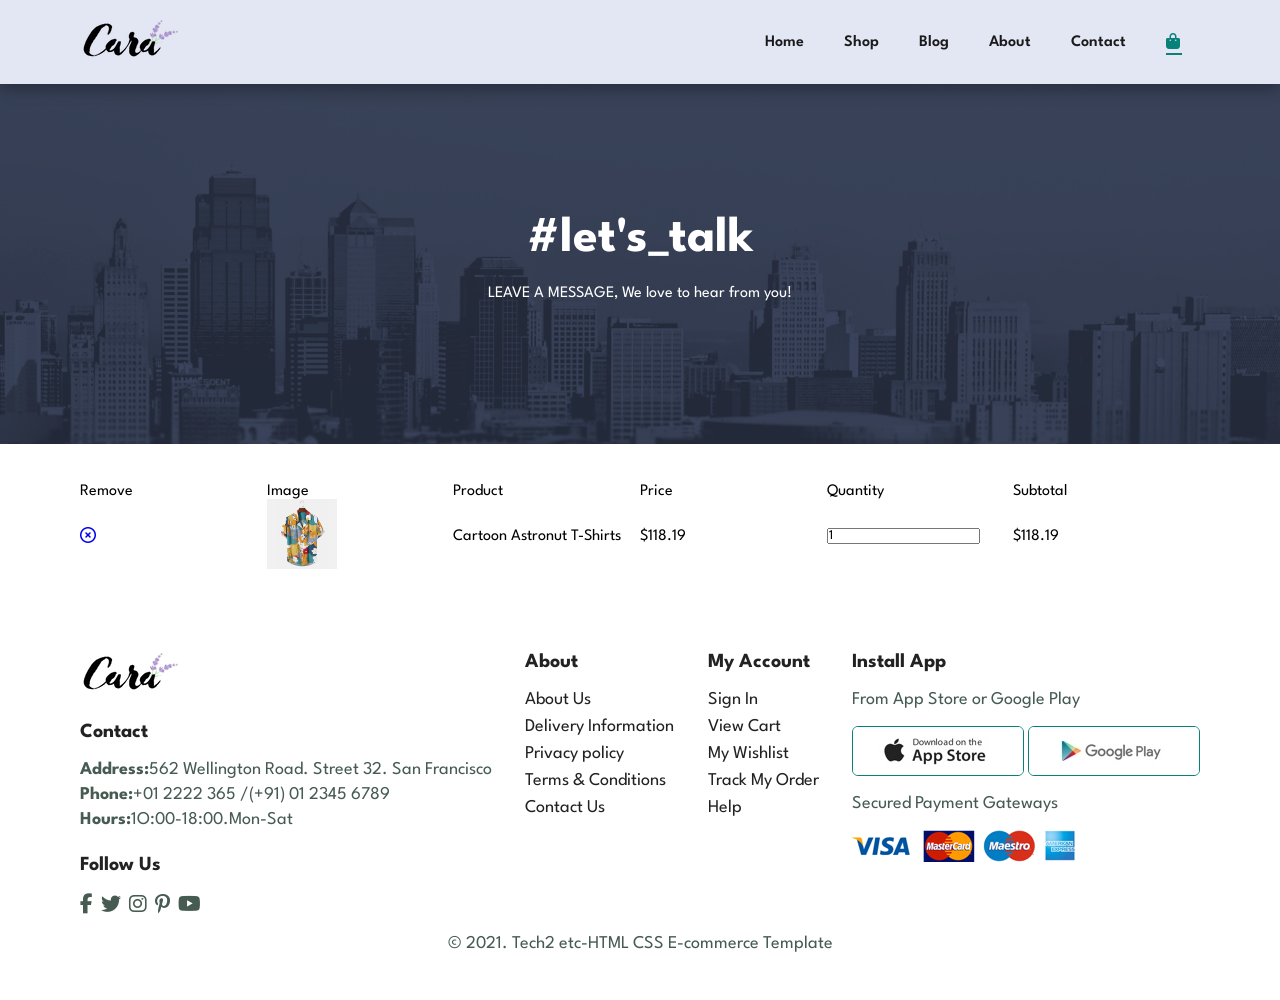
<file: cart.html>
<!DOCTYPE html>
<html lang="en">
<head>
    <meta charset="UTF-8">
    <meta name="viewport" content="width=device-width, initial-scale=1.0">
    <title>CARA Frontend Website</title>
    <link rel="stylesheet" href="https://cdnjs.cloudflare.com/ajax/libs/font-awesome/6.5.2/css/all.min.css"/>
    <link rel="stylesheet" href="style.css">
</head>
<body>
    <section id="header">
        <a href="#">
            <img src="images/logo.png" class="logo" alt="">
        </a>
        <div>
            <ul id="navbar">
                <li><a href="index.html">Home</a></li>
                <li><a href="shop.html">Shop</a></li>
                <li><a href="blog.html">Blog</a></li>
                <li><a href="about.html">About</a></li>
                <li><a href="contact.html">Contact</a></li>
                <li id="lg-bag"><a class="active" href="cart.html"><i class="fa-solid fa-bag-shopping"></i></a></li>
                <a href="#" id="close"><i class="fa fa-times"></i></a>
            </ul>
        </div>
        <div id="mobile">
            <a href="cart.html"><i class="fa-solid fa-cart-shopping"></i></a>
            <i id="bar" class="fas fa-outdent"></i>
        </div>
    </section>

    <section id="page-header" class="about-header">
        <h1>#let's_talk</h1>  
        <p>LEAVE A MESSAGE, We love to hear from you!</p>
    </section>

    <section id="cart" class="section-p1">
        <table width="100%">
            <thead>
                <td>Remove</td>
                <td>Image</td>
                <td>Product</td>
                <td>Price</td>
                <td>Quantity</td>
                <td>Subtotal</td>
            </thead>
            <tbody>
                <td><a href="#"><i class="far fa-times-circle"></i></a></td>
                <td><img src="images/products/f1.jpg" alt=""></td>
                <td>Cartoon Astronut T-Shirts</td>
                <td>$118.19</td>
                <td><input type="number" value="1"></td>
                <td>$118.19</td>
            </tbody>
        </table>
    </section>

    <footer class="section-p1">
        <div class="col">
            <img class="logo" src="images/logo.png" alt="">
            <h4>Contact</h4>
            <p><strong>Address:</strong>562 Wellington Road. Street 32. San Francisco</p>
            <p><strong>Phone:</strong>+01 2222 365 /(+91) 01 2345 6789</p>
            <p><strong>Hours:</strong>1O:00-18:00.Mon-Sat</p>
            <div class="follow">
                <h4>Follow Us</h4>
                <i class="fab fa-facebook-f"></i>
                <i class="fab fa-twitter"></i>
                <i class="fab fa-instagram"></i>
                <i class="fab fa-pinterest-p"></i>
                <i class="fab fa-youtube"></i>
            </div>
        </div>

        <div class="col">
            <h4>About</h4>
            <a href="about.html">About Us</a>
            <a href="cart.html">Delivery Information</a>
            <a href="about.html">Privacy policy</a>
            <a href="about.html">Terms & Conditions</a>
            <a href="contact.html">Contact Us</a>
        </div>

        <div class="col">
            <h4>My Account</h4>
            <a href="contact.html">Sign In</a>
            <a href="cart.html">View Cart</a>
            <a href="cart.html">My Wishlist</a>
            <a href="cart.html">Track My Order</a>
            <a href="contact.html">Help</a>
        </div>

        <div class="col install">
            <h4>Install App</h4>
            <p>From App Store or Google Play</p>
            <div class="row">
                <img src="images/pay/app.jpg" alt="">
                <img src="images/pay/play.jpg" alt="">
            </div>
            <p>Secured Payment Gateways</p>
            <img src="images/pay/pay.png" alt="">
        </div>

        <div class="copyright">
            <p>© 2021. Tech2 etc-HTML CSS E-commerce Template</p>
        </div>
    </footer>

    <script src="script.js"></script>
</body>
</html>
</file>
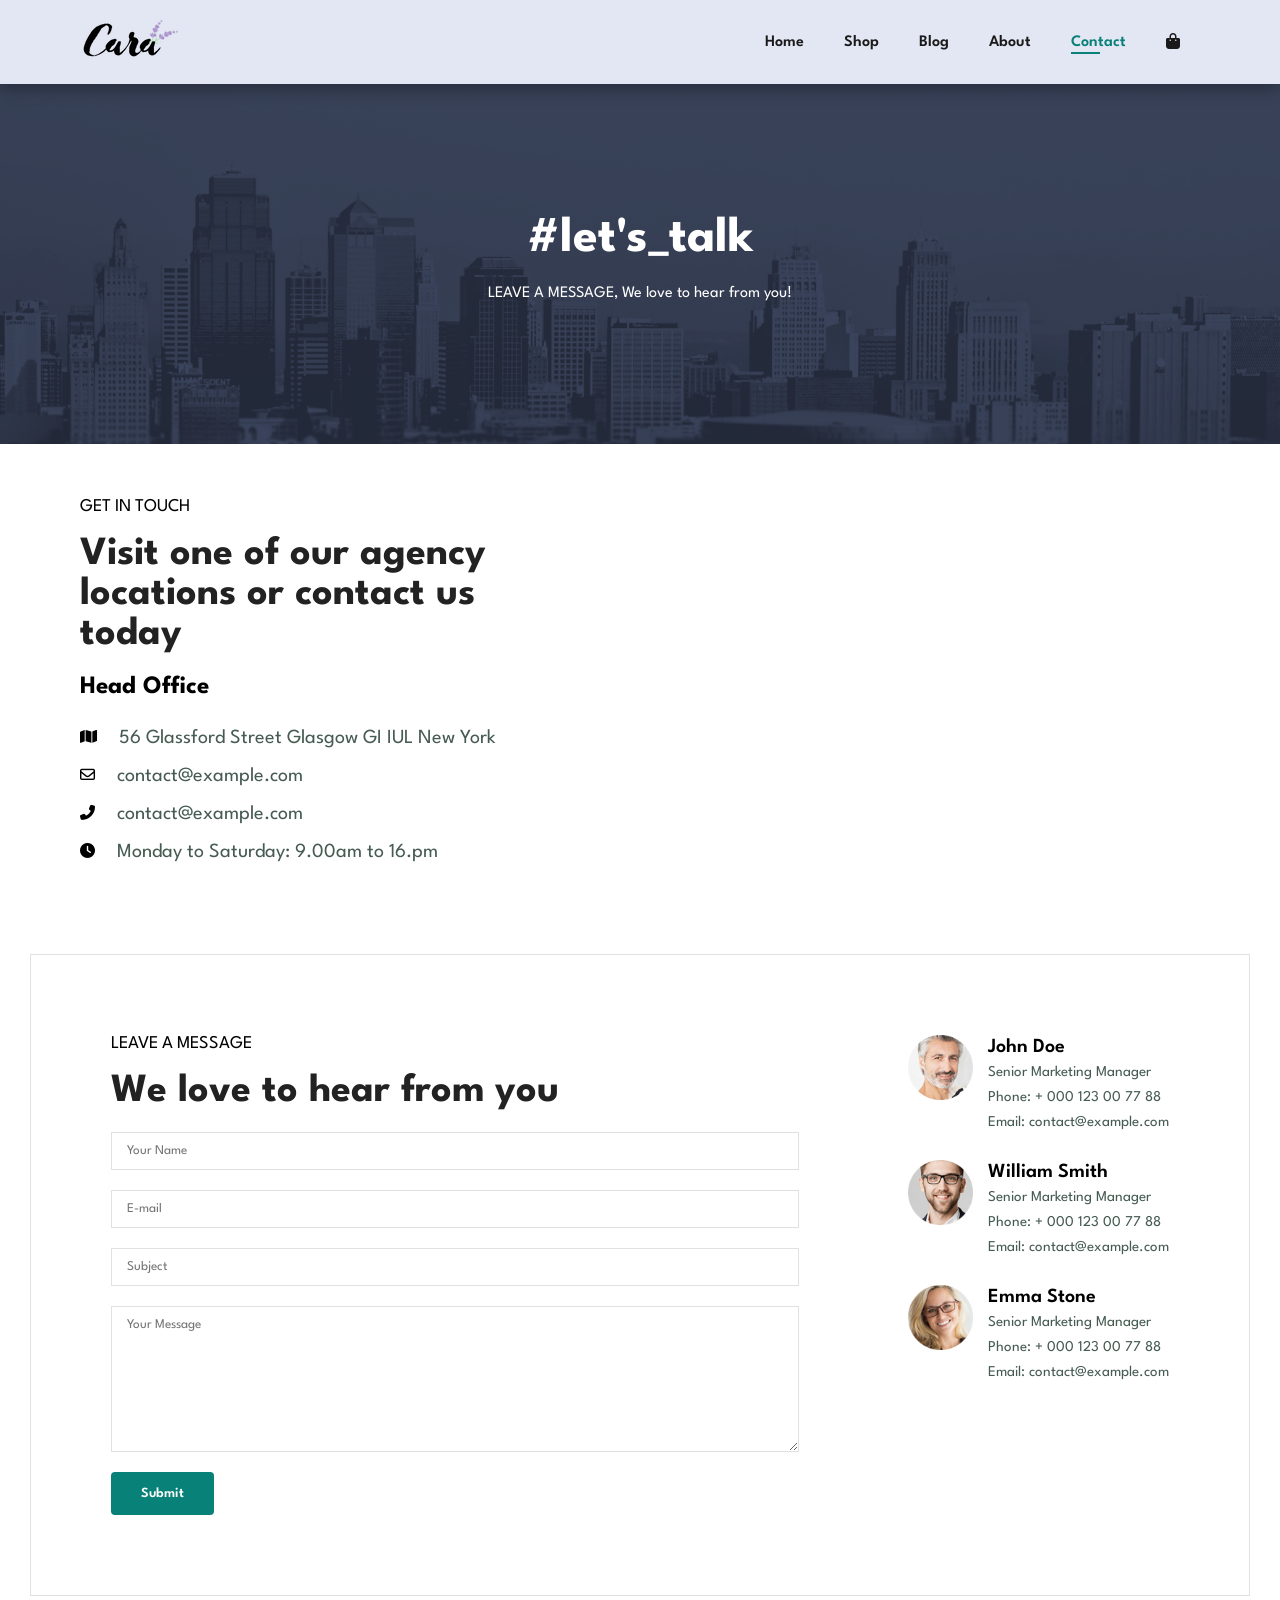
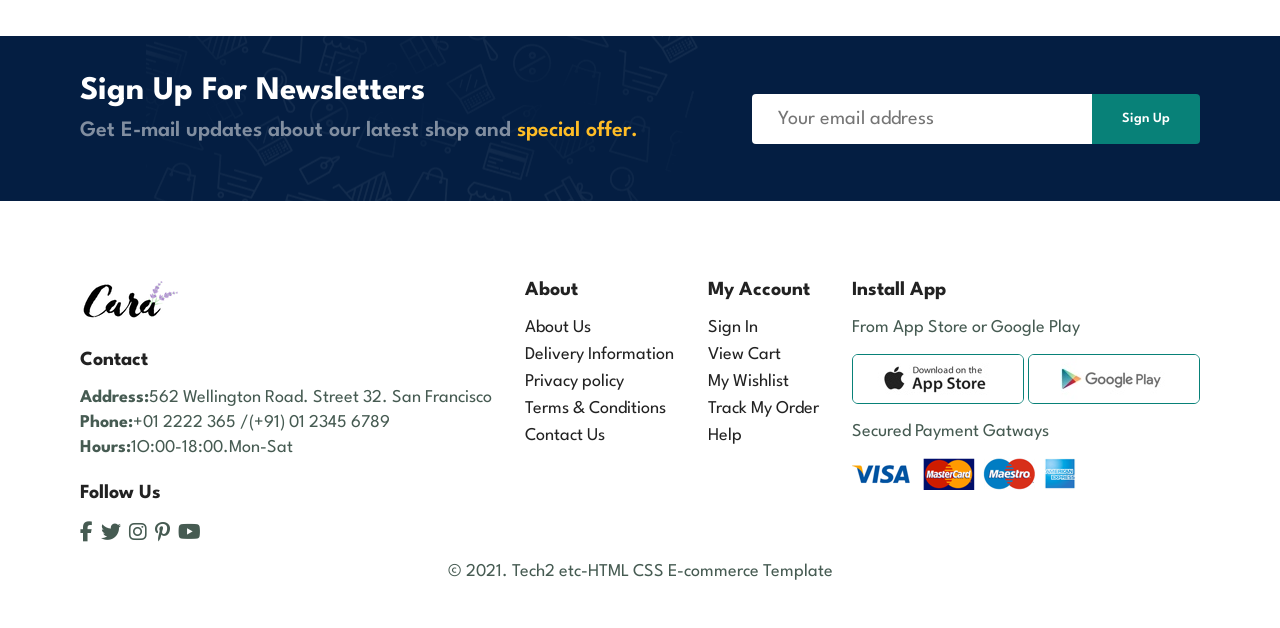
<file: contact.html>
<!DOCTYPE html>
<html lang="en">
<head>
    <meta charset="UTF-8">
    <meta name="viewport" content="width=device-width, initial-scale=1.0">
    <title>CARA Frontend Website</title>
    <link rel="stylesheet" href="https://cdnjs.cloudflare.com/ajax/libs/font-awesome/6.5.2/css/all.min.css"/>
    <link rel="stylesheet" href="style.css">
</head>
<body>
    <section id="header">
        <a href="#">
            <img src="images/logo.png" class="logo" alt="">
        </a>
        <div>
            <ul id="navbar">
                <li><a href="index.html">Home</a></li>
                <li><a href="shop.html">Shop</a></li>
                <li><a href="blog.html">Blog</a></li>
                <li><a href="about.html">About</a></li>
                <li><a class="active" href="contact.html">Contact</a></li>
                <li id="lg-bag"><a href="cart.html"><i class="fa-solid fa-bag-shopping"></i></a></li>
                <a href="#" id="close"><i class="fa fa-times"></i></a>
            </ul>
        </div>
        <div id="mobile">
            <a href="cart.html"><i class="fa-solid fa-cart-shopping"></i></a>
            <i id="bar" class="fas fa-outdent"></i>
        </div>
    </section>

    <section id="page-header" class="about-header">
        <h1>#let's_talk</h1>  
        <p>LEAVE A MESSAGE, We love to hear from you!</p>
    </section>

    <section id="contact-details" class="section-p1">
        <div class="details">
            <span>GET IN TOUCH</span>
            <h2>Visit one of our agency locations or contact us today</h2>
            <h3>Head Office</h3>
            <div>
                <li>
                    <i class="fas fa-map"></i>
                    <p>56 Glassford Street Glasgow GI IUL New York</p>
                </li>
                <li>
                    <i class="far fa-envelope"></i>
                    <p>contact@example.com</p>
                </li>
                <li>
                    <i class="fas fa-phone-alt"></i>
                    <p>contact@example.com</p>
                </li>
                <li>
                    <i class="fas fa-clock"></i>
                    <p>Monday to Saturday: 9.00am to 16.pm</p>
                </li>
            </div>
        </div>

        <div class="map">
            <iframe src="https://www.google.com/maps/embed?pb=!1m18!1m12!1m3!1d3711.415705167929!2d83.86791997498852!3d21.53059477035399!2m3!1f0!2f0!3f0!3m2!1i1024!2i768!4f13.1!3m3!1m2!1s0x3a213c9501855187%3A0xa33fc6e2b3eb443b!2sHirakud%20Dam%2C%20Odisha%20768016!5e0!3m2!1sen!2sin!4v1729432128863!5m2!1sen!2sin" width="600" height="450" style="border:0;" allowfullscreen="" loading="lazy" referrerpolicy="no-referrer-when-downgrade"></iframe>
        </div>
    </section>

    <section id="form-details">
        <form action="">
            <span>LEAVE A MESSAGE</span>
            <h2>We love to hear from you</h2>
            <input type="text" placeholder="Your Name">
            <input type="text" placeholder="E-mail">
            <input type="text" placeholder="Subject">
            <textarea name="" id="" cols="30" rows="10" placeholder="Your Message"></textarea>
            <button class="normal">Submit</button>
        </form>

        <div class="people">
            <div>
                <img src="images/people/1.png" alt="">
                <p><span>John Doe </span> Senior Marketing Manager <br> Phone: + 000 123 00 77 88 <br> Email: contact@example.com</p>
            </div>
            <div>
                <img src="images/people/2.png" alt="">
                <p><span>William Smith </span> Senior Marketing Manager <br> Phone: + 000 123 00 77 88 <br> Email: contact@example.com</p>
            </div>
            <div>
                <img src="images/people/3.png" alt="">
                <p><span>Emma Stone </span> Senior Marketing Manager <br> Phone: + 000 123 00 77 88 <br> Email: contact@example.com</p>
            </div>
        </div>
    </section>

    <section id="newsletter" class="section-p1 section-m1">
        <div class="newstext">
            <h4>Sign Up For Newsletters</h4>
            <p>Get E-mail updates about our latest shop and <span>special offer.</span> </p>
        </div>
        <div class="form">
            <input type="text" placeholder="Your email address">
            <button class="normal">Sign Up</button>
        </div>
    </section>

    <footer class="section-p1">
        <div class="col">
            <img class="logo" src="images/logo.png" alt="">
            <h4>Contact</h4>
            <p><strong>Address:</strong>562 Wellington Road. Street 32. San Francisco</p>
            <p><strong>Phone:</strong>+01 2222 365 /(+91) 01 2345 6789</p>
            <p><strong>Hours:</strong>1O:00-18:00.Mon-Sat</p>
            <div class="follow">
                <h4>Follow Us</h4>
                <i class="fab fa-facebook-f"></i>
                <i class="fab fa-twitter"></i>
                <i class="fab fa-instagram"></i>
                <i class="fab fa-pinterest-p"></i>
                <i class="fab fa-youtube"></i>
            </div>
        </div>

        <div class="col">
            <h4>About</h4>
            <a href="about.html">About Us</a> 
            <a href="cart.html">Delivery Information</a>
            <a href="about.html">Privacy policy</a>
            <a href="about.html">Terms & Conditions</a>
            <a href="contact.html">Contact Us</a>
        </div>

        <div class="col">
            <h4>My Account</h4>
            <a href="contact.html">Sign In</a>
            <a href="cart.html">View Cart</a>
            <a href="cart.html">My Wishlist</a>
            <a href="cart.html">Track My Order</a>
            <a href="contact.html">Help</a>
        </div>

        <div class="col install">
            <h4>Install App</h4>
            <p>From App Store or Google Play</p>
            <div class="row">
                <img src="images/pay/app.jpg" alt="">
                <img src="images/pay/play.jpg" alt="">
            </div>
            <p>Secured Payment Gatways</p>
            <img src="images/pay/pay.png" alt="">
        </div>

        <div class="copyright">
            <p>© 2021. Tech2 etc-HTML CSS E-commerce Template</p>
        </div>
    </footer>

    <script src="script.js"></script>
</body>
</html>
</file>
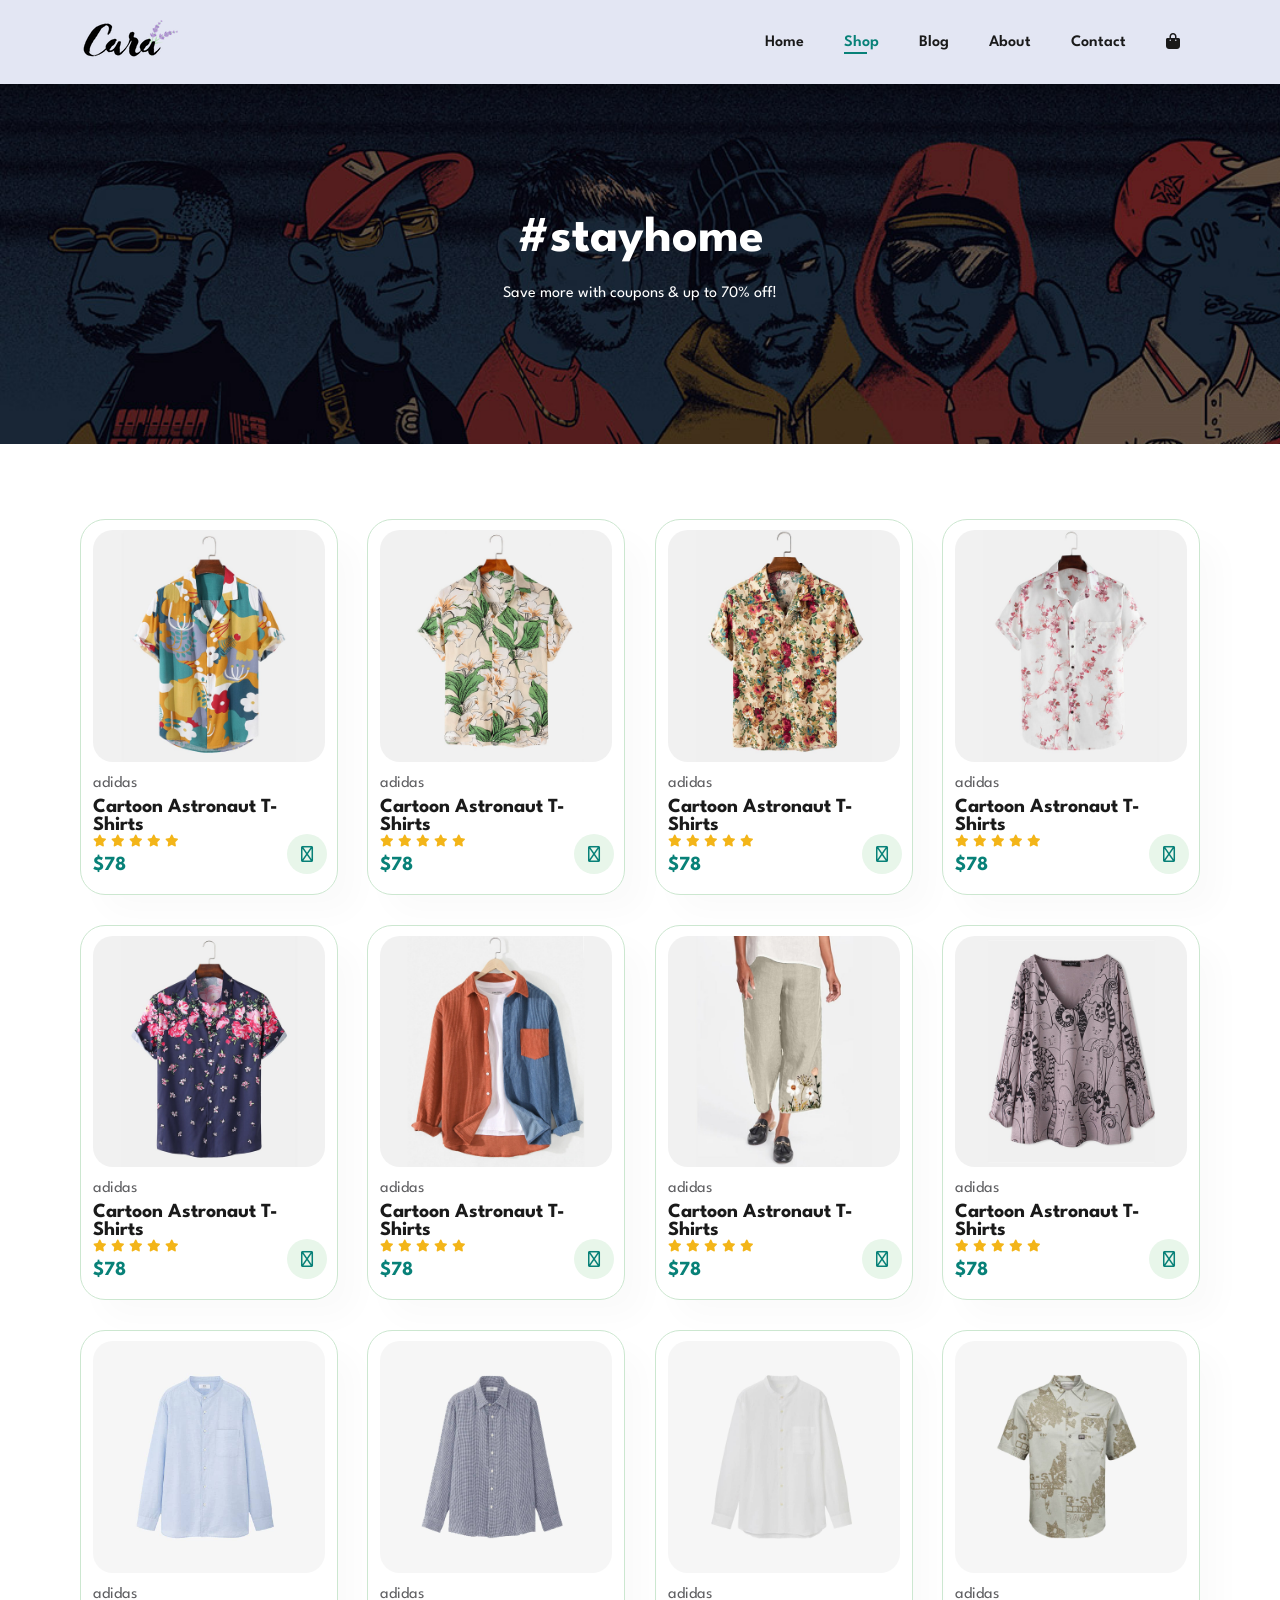
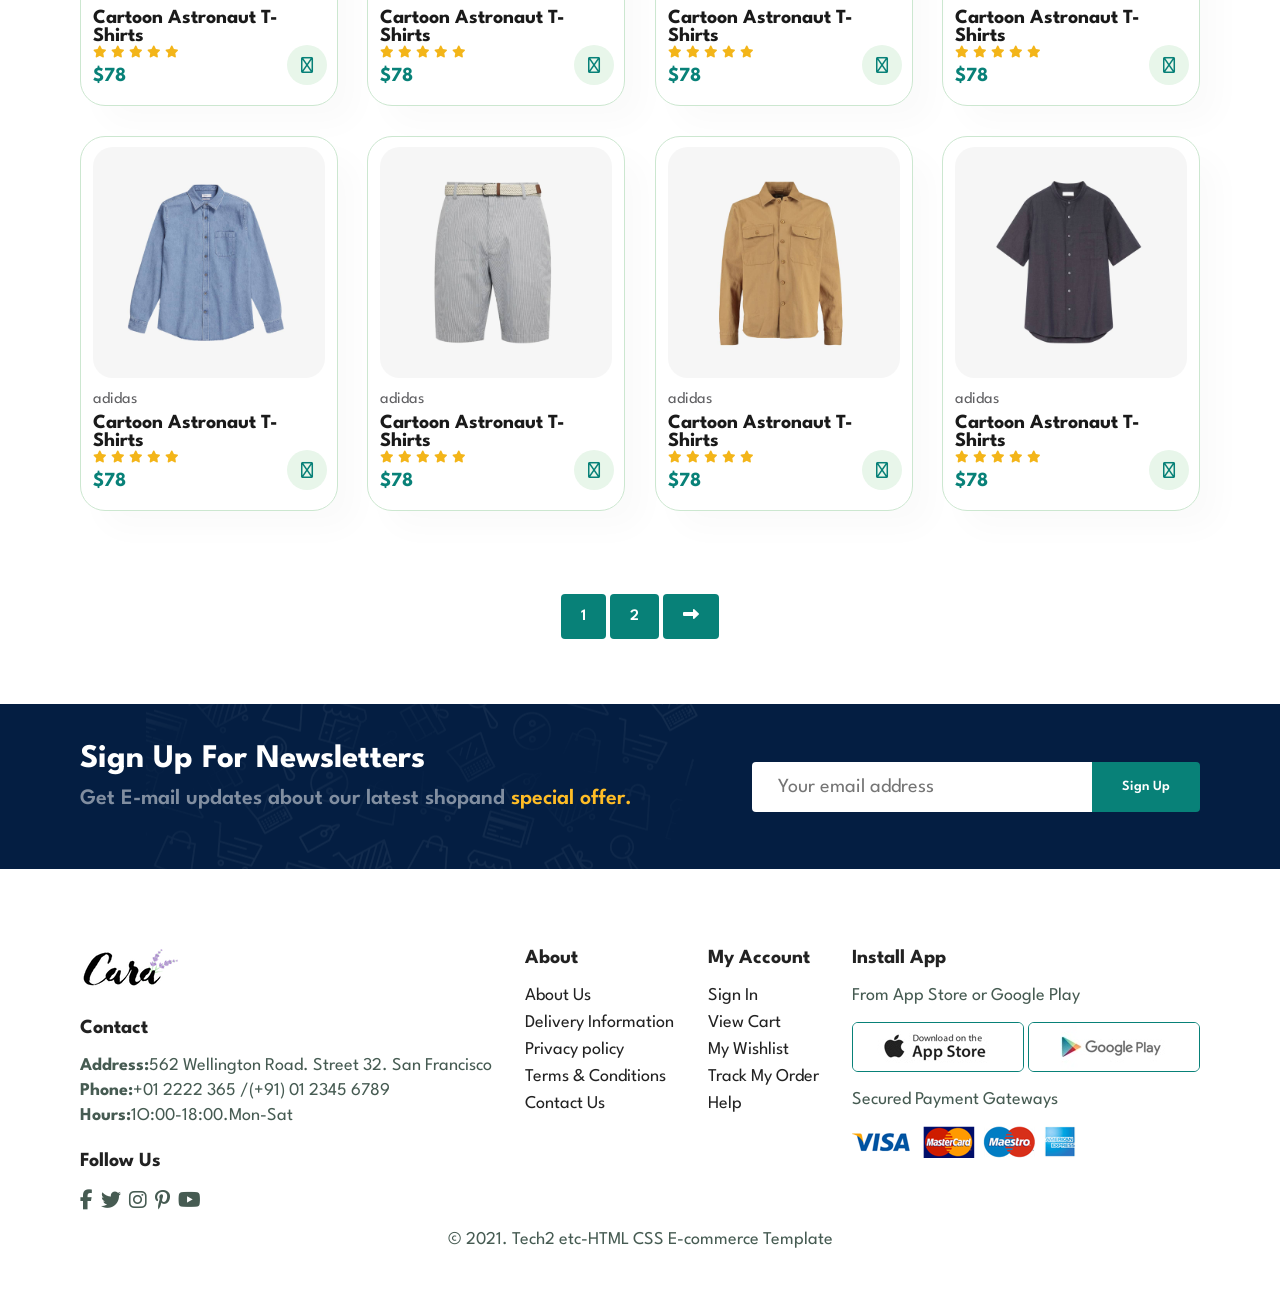
<file: shop.html>
<!DOCTYPE html>
<html lang="en">
<head>
    <meta charset="UTF-8">
    <meta name="viewport" content="width=device-width, initial-scale=1.0">
    <title>CARA Frontend Website</title>
    <link rel="stylesheet" href="https://cdnjs.cloudflare.com/ajax/libs/font-awesome/6.5.2/css/all.min.css"/>
    <link rel="stylesheet" href="style.css">
</head>
<body>
    <section id="header">
        <a href="#">
            <img src="images/logo.png" class="logo" alt="">
        </a>
        <div>
            <ul id="navbar">
                <li><a href="index.html">Home</a></li>
                <li><a class="active" href="shop.html">Shop</a></li>
                <li><a href="blog.html">Blog</a></li>
                <li><a href="about.html">About</a></li>
                <li><a href="contact.html">Contact</a></li>
                <li id="lg-bag"><a href="cart.html"><i class="fa-solid fa-bag-shopping"></i></i></a></li>
                <a href="#" id="close"><i class="fa fa-times"></i></a>
            </ul>
        </div>
        <div id="mobile">
            <a href="cart.html"><i class="fa-solid fa-cart-shopping"></i></a>
            <i id="bar" class="fas fa-outdent"></i>
        </div>
    </section>

    <section id="page-header">
        <h1>#stayhome</h1>  
        <p>Save more with coupons & up to 70% off! </p>
    </section>

    <section id="product1" class="section-p1">
        <div class="pro-container">
            <div class="pro" onclick="window.location.href='sproduct.html';">
                <img src="images/products/f1.jpg" alt="">
                <div class="des">
                    <span>adidas</span>
                    <h5>Cartoon Astronaut T-Shirts</h5>
                    <div class="star">
                        <i class="fa fa-star"></i>
                        <i class="fa fa-star"></i>
                        <i class="fa fa-star"></i>
                        <i class="fa fa-star"></i>
                        <i class="fa fa-star"></i>
                    </div>
                    <h4>$78</h4>
                </div>
                <a href="#"><i class="fa-solid fa-cart-shopping cart"></i></i></a>
            </div>
            <div class="pro">
                <img src="images/products/f2.jpg" alt="">
                <div class="des">
                    <span>adidas</span>
                    <h5>Cartoon Astronaut T-Shirts</h5>
                    <div class="star">
                        <i class="fa fa-star"></i>
                        <i class="fa fa-star"></i>
                        <i class="fa fa-star"></i>
                        <i class="fa fa-star"></i>
                        <i class="fa fa-star"></i>
                    </div>
                    <h4>$78</h4>
                </div>
                <a href="#"><i class="fa-solid fa-cart-shopping cart"></i></i></a>
            </div>
            <div class="pro">
                <img src="images/products/f3.jpg" alt="">
                <div class="des">
                    <span>adidas</span>
                    <h5>Cartoon Astronaut T-Shirts</h5>
                    <div class="star">
                        <i class="fa fa-star"></i>
                        <i class="fa fa-star"></i>
                        <i class="fa fa-star"></i>
                        <i class="fa fa-star"></i>
                        <i class="fa fa-star"></i>
                    </div>
                    <h4>$78</h4>
                </div>
                <a href="#"><i class="fa-solid fa-cart-shopping cart"></i></i></a>
            </div>
            <div class="pro">
                <img src="images/products/f4.jpg" alt="">
                <div class="des">
                    <span>adidas</span>
                    <h5>Cartoon Astronaut T-Shirts</h5>
                    <div class="star">
                        <i class="fa fa-star"></i>
                        <i class="fa fa-star"></i>
                        <i class="fa fa-star"></i>
                        <i class="fa fa-star"></i>
                        <i class="fa fa-star"></i>
                    </div>
                    <h4>$78</h4>
                </div>
                <a href="#"><i class="fa-solid fa-cart-shopping cart"></i></i></a>
            </div>
            <div class="pro">
                <img src="images/products/f5.jpg" alt="">
                <div class="des">
                    <span>adidas</span>
                    <h5>Cartoon Astronaut T-Shirts</h5>
                    <div class="star">
                        <i class="fa fa-star"></i>
                        <i class="fa fa-star"></i>
                        <i class="fa fa-star"></i>
                        <i class="fa fa-star"></i>
                        <i class="fa fa-star"></i>
                    </div>
                    <h4>$78</h4>
                </div>
                <a href="#"><i class="fa-solid fa-cart-shopping cart"></i></i></a>
            </div>
            <div class="pro">
                <img src="images/products/f6.jpg" alt="">
                <div class="des">
                    <span>adidas</span>
                    <h5>Cartoon Astronaut T-Shirts</h5>
                    <div class="star">
                        <i class="fa fa-star"></i>
                        <i class="fa fa-star"></i>
                        <i class="fa fa-star"></i>
                        <i class="fa fa-star"></i>
                        <i class="fa fa-star"></i>
                    </div>
                    <h4>$78</h4>
                </div>
                <a href="#"><i class="fa-solid fa-cart-shopping cart"></i></i></a>
            </div>
            <div class="pro">
                <img src="images/products/f7.jpg" alt="">
                <div class="des">
                    <span>adidas</span>
                    <h5>Cartoon Astronaut T-Shirts</h5>
                    <div class="star">
                        <i class="fa fa-star"></i>
                        <i class="fa fa-star"></i>
                        <i class="fa fa-star"></i>
                        <i class="fa fa-star"></i>
                        <i class="fa fa-star"></i>
                    </div>
                    <h4>$78</h4>
                </div>
                <a href="#"><i class="fa-solid fa-cart-shopping cart"></i></i></a>
            </div>
            <div class="pro">
                <img src="images/products/f8.jpg" alt="">
                <div class="des">
                    <span>adidas</span>
                    <h5>Cartoon Astronaut T-Shirts</h5>
                    <div class="star">
                        <i class="fa fa-star"></i>
                        <i class="fa fa-star"></i>
                        <i class="fa fa-star"></i>
                        <i class="fa fa-star"></i>
                        <i class="fa fa-star"></i>
                    </div>
                    <h4>$78</h4>
                </div>
                <a href="#"><i class="fa-solid fa-cart-shopping cart"></i></i></a>
            </div>
            <div class="pro">
                <img src="images/products/n1.jpg" alt="">
                <div class="des">
                    <span>adidas</span>
                    <h5>Cartoon Astronaut T-Shirts</h5>
                    <div class="star">
                        <i class="fa fa-star"></i>
                        <i class="fa fa-star"></i>
                        <i class="fa fa-star"></i>
                        <i class="fa fa-star"></i>
                        <i class="fa fa-star"></i>
                    </div>
                    <h4>$78</h4>
                </div>
                <a href="#"><i class="fa-solid fa-cart-shopping cart"></i></i></a>
            </div>
            <div class="pro">
                <img src="images/products/n2.jpg" alt="">
                <div class="des">
                    <span>adidas</span>
                    <h5>Cartoon Astronaut T-Shirts</h5>
                    <div class="star">
                        <i class="fa fa-star"></i>
                        <i class="fa fa-star"></i>
                        <i class="fa fa-star"></i>
                        <i class="fa fa-star"></i>
                        <i class="fa fa-star"></i>
                    </div>
                    <h4>$78</h4>
                </div>
                <a href="#"><i class="fa-solid fa-cart-shopping cart"></i></i></a>
            </div>
            <div class="pro">
                <img src="images/products/n3.jpg" alt="">
                <div class="des">
                    <span>adidas</span>
                    <h5>Cartoon Astronaut T-Shirts</h5>
                    <div class="star">
                        <i class="fa fa-star"></i>
                        <i class="fa fa-star"></i>
                        <i class="fa fa-star"></i>
                        <i class="fa fa-star"></i>
                        <i class="fa fa-star"></i>
                    </div>
                    <h4>$78</h4>
                </div>
                <a href="#"><i class="fa-solid fa-cart-shopping cart"></i></i></a>
            </div>
            <div class="pro">
                <img src="images/products/n4.jpg" alt="">
                <div class="des">
                    <span>adidas</span>
                    <h5>Cartoon Astronaut T-Shirts</h5>
                    <div class="star">
                        <i class="fa fa-star"></i>
                        <i class="fa fa-star"></i>
                        <i class="fa fa-star"></i>
                        <i class="fa fa-star"></i>
                        <i class="fa fa-star"></i>
                    </div>
                    <h4>$78</h4>
                </div>
                <a href="#"><i class="fa-solid fa-cart-shopping cart"></i></i></a>
            </div>
            <div class="pro">
                <img src="images/products/n5.jpg" alt="">
                <div class="des">
                    <span>adidas</span>
                    <h5>Cartoon Astronaut T-Shirts</h5>
                    <div class="star">
                        <i class="fa fa-star"></i>
                        <i class="fa fa-star"></i>
                        <i class="fa fa-star"></i>
                        <i class="fa fa-star"></i>
                        <i class="fa fa-star"></i>
                    </div>
                    <h4>$78</h4>
                </div>
                <a href="#"><i class="fa-solid fa-cart-shopping cart"></i></i></a>
            </div>
            <div class="pro">
                <img src="images/products/n6.jpg" alt="">
                <div class="des">
                    <span>adidas</span>
                    <h5>Cartoon Astronaut T-Shirts</h5>
                    <div class="star">
                        <i class="fa fa-star"></i>
                        <i class="fa fa-star"></i>
                        <i class="fa fa-star"></i>
                        <i class="fa fa-star"></i>
                        <i class="fa fa-star"></i>
                    </div>
                    <h4>$78</h4>
                </div>
                <a href="#"><i class="fa-solid fa-cart-shopping cart"></i></i></a>
            </div>
            <div class="pro">
                <img src="images/products/n7.jpg" alt="">
                <div class="des">
                    <span>adidas</span>
                    <h5>Cartoon Astronaut T-Shirts</h5>
                    <div class="star">
                        <i class="fa fa-star"></i>
                        <i class="fa fa-star"></i>
                        <i class="fa fa-star"></i>
                        <i class="fa fa-star"></i>
                        <i class="fa fa-star"></i>
                    </div>
                    <h4>$78</h4>
                </div>
                <a href="#"><i class="fa-solid fa-cart-shopping cart"></i></i></a>
            </div>
            <div class="pro">
                <img src="images/products/n8.jpg" alt="">
                <div class="des">
                    <span>adidas</span>
                    <h5>Cartoon Astronaut T-Shirts</h5>
                    <div class="star">
                        <i class="fa fa-star"></i>
                        <i class="fa fa-star"></i>
                        <i class="fa fa-star"></i>
                        <i class="fa fa-star"></i>
                        <i class="fa fa-star"></i>
                    </div>
                    <h4>$78</h4>
                </div>
                <a href="#"><i class="fa-solid fa-cart-shopping cart"></i></i></a>
            </div>
        </div>
    </section>

    <section id="pagination" class="section-p1">
        <a href="#">1</a>
        <a href="#">2</a>
        <a href="#"><i class="fas fa-long-arrow-alt-right"></i></a>
    </section>

    <section id="newsletter" class="section-p1 section-m1">
        <div class="newstext">
            <h4>Sign Up For Newsletters</h4>
            <p>Get E-mail updates about our latest shopand <span>special offer.</span> </p>
        </div>
        <div class="form">
            <input type="text" placeholder="Your email address">
            <button class="normal">Sign Up</button>
        </div>
    </section>

    <footer class="section-p1">
        <div class="col">
            <img class="logo" src="images/logo.png" alt="">
            <h4>Contact</h4>
            <p><strong>Address:</strong>562 Wellington Road. Street 32. San Francisco</p>
            <p><strong>Phone:</strong>+01 2222 365 /(+91) 01 2345 6789</p>
            <p><strong>Hours:</strong>1O:00-18:00.Mon-Sat</p>
            <div class="follow">
                <h4>Follow Us</h4>
                <i class="fab fa-facebook-f"></i>
                <i class="fab fa-twitter"></i>
                <i class="fab fa-instagram"></i>
                <i class="fab fa-pinterest-p"></i>
                <i class="fab fa-youtube"></i>
            </div>
        </div>

        <div class="col">
            <h4>About</h4>
            <a href="about.html">About Us</a>
            <a href="cart.html">Delivery Information</a>
            <a href="about.html">Privacy policy</a>
            <a href="about.html">Terms & Conditions</a>
            <a href="contact.html">Contact Us</a>
        </div>

        <div class="col">
            <h4>My Account</h4>
            <a href="contact.html">Sign In</a>
            <a href="cart.html">View Cart</a>
            <a href="cart.html">My Wishlist</a>
            <a href="cart.html">Track My Order</a>
            <a href="contact.html">Help</a>
        </div>

        <div class="col install">
            <h4>Install App</h4>
            <p>From App Store or Google Play</p>
            <div class="row">
                <img src="images/pay/app.jpg" alt="">
                <img src="images/pay/play.jpg" alt="">
            </div>
            <p>Secured Payment Gateways</p>
            <img src="images/pay/pay.png" alt="">
        </div>

        <div class="copyright">
            <p>© 2021. Tech2 etc-HTML CSS E-commerce Template</p>
        </div>
    </footer>

    <script src="script.js"></script>
</body>
</html>
</file>
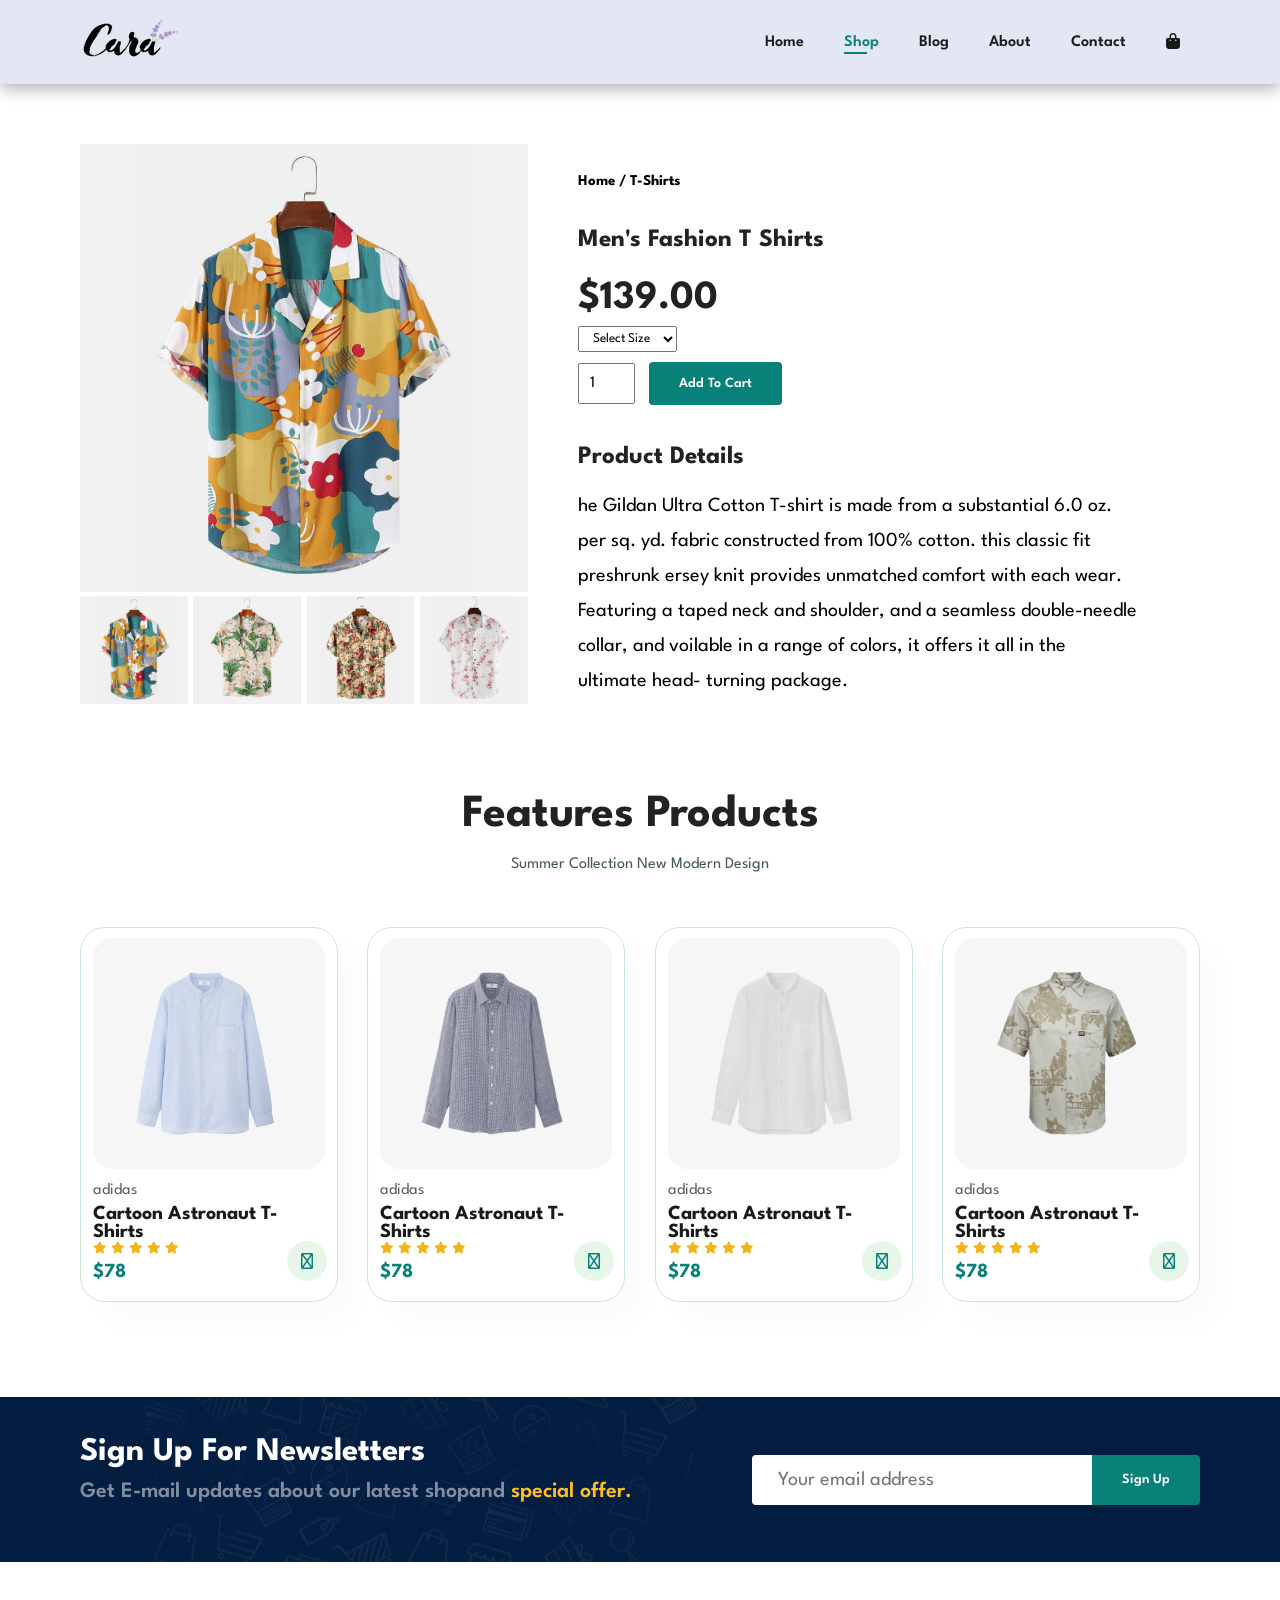
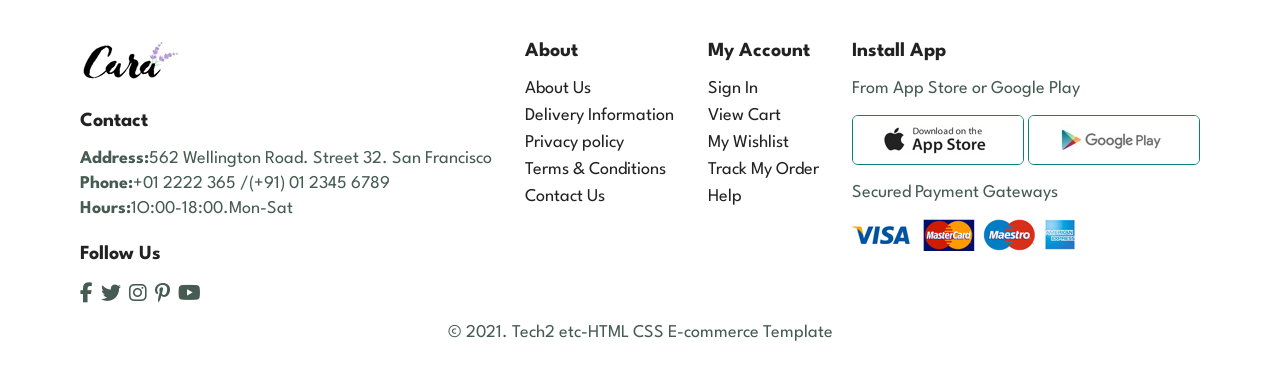
<file: sproduct.html>
<!DOCTYPE html>
<html lang="en">
<head>
    <meta charset="UTF-8">
    <meta name="viewport" content="width=device-width, initial-scale=1.0">
    <title>CARA Frontend Website</title>
    <link rel="stylesheet" href="https://cdnjs.cloudflare.com/ajax/libs/font-awesome/6.5.2/css/all.min.css"/>
    <link rel="stylesheet" href="style.css">
</head>
<body>
    <section id="header">
        <a href="#">
            <img src="images/logo.png" class="logo" alt="">
        </a>
        <div>
            <ul id="navbar">
                <li><a href="index.html">Home</a></li>
                <li><a class="active" href="shop.html">Shop</a></li>
                <li><a href="blog.html">Blog</a></li>
                <li><a href="about.html">About</a></li>
                <li><a href="contact.html">Contact</a></li>
                <li id="lg-bag"><a href="cart.html"><i class="fa-solid fa-bag-shopping"></i></a></li>
                <a href="#" id="close"><i class="fa fa-times"></i></a>
            </ul>
        </div>
        <div id="mobile">
            <a href="cart.html"><i class="fa-solid fa-cart-shopping"></i></a>
            <i id="bar" class="fas fa-outdent"></i>
        </div>
    </section>

    <section id="prodetails"class="section-p1">
        <div class="single-pro-image">
            <img src="images/products/f1.jpg" width="100%" id="MainImg" alt="">

            <div class="small-img-group">
                <div class="small-img-col">
                    <img src="images/products/f1.jpg" width="100%" class="small-img" alt="">
                </div>
                <div class="small-img-col">
                    <img src="images/products/f2.jpg" width="100%" class="small-img" alt="">
                </div>
                <div class="small-img-col">
                    <img src="images/products/f3.jpg" width="100%" class="small-img" alt="">
                </div>
                <div class="small-img-col">
                    <img src="images/products/f4.jpg" width="100%" class="small-img" alt="">
                </div>
            </div>
            
        </div>

        <div class="single-pro-details">
            <h6>Home / T-Shirts</h6>
            <h4>Men's Fashion T Shirts</h4>
            <h2>$139.00</h2>
            <select>
                <option>Select Size</option>
                <option>XL</option>
                <option>XXL</option>
                <option>Small</option>
                <option>Large</option>                
            </select>
            <input type="number" value="1">
            <button class="normal">Add To Cart</button>
            <h4>Product Details</h4>
            <span>he Gildan Ultra Cotton T-shirt is made from a substantial 6.0 oz. per
                sq. yd. fabric constructed from 100% cotton. this classic fit preshrunk
                ersey knit provides unmatched comfort with each wear. Featuring a
                taped neck and shoulder, and a seamless double-needle collar, and
                voilable in a range of colors, it offers it all in the ultimate head-
                turning package.
            </span>
        </div>
    </section>

    <section id="product1" class="section-p1">
        <h2>Features Products</h2>
        <p>Summer Collection New Modern Design</p>
        <div class="pro-container">
            <div class="pro">
                <img src="images/products/n1.jpg" alt="">
                <div class="des">
                    <span>adidas</span>
                    <h5>Cartoon Astronaut T-Shirts</h5>
                    <div class="star">
                        <i class="fa fa-star"></i>
                        <i class="fa fa-star"></i>
                        <i class="fa fa-star"></i>
                        <i class="fa fa-star"></i>
                        <i class="fa fa-star"></i>
                    </div>
                    <h4>$78</h4>
                </div>
                <a href="#"><i class="fa-solid fa-cart-shopping cart"></i></i></a>
            </div>
            <div class="pro">
                <img src="images/products/n2.jpg" alt="">
                <div class="des">
                    <span>adidas</span>
                    <h5>Cartoon Astronaut T-Shirts</h5>
                    <div class="star">
                        <i class="fa fa-star"></i>
                        <i class="fa fa-star"></i>
                        <i class="fa fa-star"></i>
                        <i class="fa fa-star"></i>
                        <i class="fa fa-star"></i>
                    </div>
                    <h4>$78</h4>
                </div>
                <a href="#"><i class="fa-solid fa-cart-shopping cart"></i></i></a>
            </div>
            <div class="pro">
                <img src="images/products/n3.jpg" alt="">
                <div class="des">
                    <span>adidas</span>
                    <h5>Cartoon Astronaut T-Shirts</h5>
                    <div class="star">
                        <i class="fa fa-star"></i>
                        <i class="fa fa-star"></i>
                        <i class="fa fa-star"></i>
                        <i class="fa fa-star"></i>
                        <i class="fa fa-star"></i>
                    </div>
                    <h4>$78</h4>
                </div>
                <a href="#"><i class="fa-solid fa-cart-shopping cart"></i></i></a>
            </div>
            <div class="pro">
                <img src="images/products/n4.jpg" alt="">
                <div class="des">
                    <span>adidas</span>
                    <h5>Cartoon Astronaut T-Shirts</h5>
                    <div class="star">
                        <i class="fa fa-star"></i>
                        <i class="fa fa-star"></i>
                        <i class="fa fa-star"></i>
                        <i class="fa fa-star"></i>
                        <i class="fa fa-star"></i>
                    </div>
                    <h4>$78</h4>
                </div>
                <a href="#"><i class="fa-solid fa-cart-shopping cart"></i></i></a>
            </div>
        </div>      
    </section>

    <section id="newsletter" class="section-p1 section-m1">
        <div class="newstext">
            <h4>Sign Up For Newsletters</h4>
            <p>Get E-mail updates about our latest shopand <span>special offer.</span> </p>
        </div>
        <div class="form">
            <input type="text" placeholder="Your email address">
            <button class="normal">Sign Up</button>
        </div>
    </section>

    <footer class="section-p1">
        <div class="col">
            <img class="logo" src="images/logo.png" alt="">
            <h4>Contact</h4>
            <p><strong>Address:</strong>562 Wellington Road. Street 32. San Francisco</p>
            <p><strong>Phone:</strong>+01 2222 365 /(+91) 01 2345 6789</p>
            <p><strong>Hours:</strong>1O:00-18:00.Mon-Sat</p>
            <div class="follow">
                <h4>Follow Us</h4>
                <i class="fab fa-facebook-f"></i>
                <i class="fab fa-twitter"></i>
                <i class="fab fa-instagram"></i>
                <i class="fab fa-pinterest-p"></i>
                <i class="fab fa-youtube"></i>
            </div>
        </div>

        <div class="col">
            <h4>About</h4>
            <a href="about.html">About Us</a>
            <a href="cart.html">Delivery Information</a>
            <a href="about.html">Privacy policy</a>
            <a href="about.html">Terms & Conditions</a>
            <a href="contact.html">Contact Us</a>
        </div>

        <div class="col">
            <h4>My Account</h4>
            <a href="contact.html">Sign In</a>
            <a href="cart.html">View Cart</a>
            <a href="cart.html">My Wishlist</a>
            <a href="cart.html">Track My Order</a>
            <a href="contact.html">Help</a>
        </div>

        <div class="col install">
            <h4>Install App</h4>
            <p>From App Store or Google Play</p>
            <div class="row">
                <img src="images/pay/app.jpg" alt="">
                <img src="images/pay/play.jpg" alt="">
            </div>
            <p>Secured Payment Gateways</p>
            <img src="images/pay/pay.png" alt="">
        </div>

        <div class="copyright">
            <p>© 2021. Tech2 etc-HTML CSS E-commerce Template</p>
        </div>
    </footer>
    
    <script>
        var MainImg = document.getElementById("MainImg");
        var smallimg = document.getElementsByClassName("small-img");

        smallimg[0].onclick = function() {
            MainImg.src = smallimg[0].src;
        }
        smallimg[1].onclick = function() {
            MainImg.src = smallimg[1].src;
        }
        smallimg[2].onclick = function() {
            MainImg.src = smallimg[2].src;
        }
        smallimg[3].onclick = function() {
            MainImg.src = smallimg[3].src;
        }
    </script>

    <script src="script.js"></script>
</body>
</html>
</file>
<file: style.css>
@import url('https://fonts.googleapis.com/css2?family=League+Spartan:wght@100..900&display=swap');

* {
    margin: 0;
    padding: 0;
    box-sizing: border-box;
    font-family: 'league spartan',sans-serif;
}

h1 {
    font-size: 50px;
    line-height: 64px;
    color: #222;
}

h2 {
    font-size: 46px;
    line-height: 54px;
    color: #222;   
}

h4 {
    font-size: 20px;
    color: #222;
}

h6 {
    font-weight: 700;
    font-size: 12px;
}

p {
    font-size: 16px;
    color: #465b52;
    margin: 15px 0 20px 0;
}

.section-p1 {
     padding: 40px 80px;
}

.section-m1 {
    margin: 40px 0;
}

button.normal {
    font-size: 14px;
    font-weight: 600;
    padding: 15px 30px;
    color: #000;
    background-color: #fff;
    border-radius: 4px;
    cursor: pointer;
    border: none;
    outline: none;
    transition: 0.2s;
}

button.white {
    font-size: 15px;
    font-weight: 600;
    padding: 11px 18px;
    color: #fff;
    background-color: transparent;
    cursor: pointer;
    border: 1px solid #fff;
    outline: none;
    transition: 0.2s;
}

body {
    width: 100%;
}

#header {
    display: flex;
    align-items: center;
    justify-content: space-between;
    padding: 20px 80px;
    background-color: #e3e6f3;
    box-shadow: 0 5px 15px rgba(0,0,0,0.3);
    z-index: 999;
    position: sticky;
    top: 0;
    left: 0;
}

#navbar {
    display: flex;
    align-items: center;
    justify-content: center;
}

#navbar li {
    list-style: none;
    padding: 0 20px;
    position: relative; 
}

#navbar li a {
    text-decoration: none;
    font-size: 16px;
    font-weight: 600;
    color: #1a1a1a;
    transition: 0.3s ease; 
}

#navbar li a:hover,
#navbar li a.active {
    color: #088178;
}

#navbar li a.active::after,
#navbar li a:hover::after {
    content: "";
    width: 30%;
    height: 2px;
    background: #088178;
    position: absolute;
    bottom: -4px;
    left: 20px;
}

#mobile {
    display: none;
    align-items: center;
}
#close {
    display: none;
}

#hero {
    background-image: url(images/hero4.png);
    height: 90vh;
    width: 100%;
    background-size: cover;
    background-position: top 25% right 0%;
    padding: 0 80px;
    display: flex;
    flex-direction: column;
    align-items: flex-start;
    justify-content: center;
}

#hero h4 {
    padding-bottom: 15px;
}

#hero h1 {
    color: #088178;
}

#hero button {
    background-image: url("images/button.png");
    background-color: transparent;
    color: #088178;
    border: 0;
    padding: 14px 80px 14px 65px;
    background-repeat: no-repeat;
    cursor: pointer;
    font-weight: 700;
    font-size: 15px;
}

#feature {
    display: flex;
    align-items: center;
    justify-content: space-between;
    flex-wrap: wrap;
}


#feature .fe-box {
    width: 180px;
    text-align: center;
    padding: 25px 15px;
    box-shadow: 20px 20px 34px rgba(0, 0, 0, 0.03s);
    border: 1px solid #cce7d0;
    border-radius: 4px;
    margin: 15px 0;
}

#feature .fe-box:hover {
    box-shadow: 10px 10px 54px rgba(70,62,221,0.1);
}

#feature .fe-box img {
    width: 100%;
    margin-bottom: 10px;
}

#feature .fe-box h6 {
    display: inline-block;
    padding: 9px 8px 6px 8px;
    line-height: 1;
    border-radius: 4px;
    color: #088178;
    background-color: #fddde4;    
}

#feature .fe-box:nth-child(2) h6 {
    background-color: #cdebbc;
}
#feature .fe-box:nth-child(3) h6 {
    background-color: #d1e8f2;
}
#feature .fe-box:nth-child(4) h6 {
    background-color: #cdd4f8;
}
#feature .fe-box:nth-child(5) h6 {
    background-color: #f6dbf6;
}
#feature .fe-box:nth-child(6) h6 {
    background-color: #fff2e5;
}

#product1 {
    text-align: center;
}

#product1 .pro-container {
    display: flex;
    justify-content: space-between;
    padding-top: 20px;
    flex-wrap: wrap;
}

#product1 .pro {
    width: 23%;
    min-width: 250px;
    padding: 10px 12px;
    border: 1px solid #cce7d0;
    border-radius: 25px;
    cursor: pointer;
    box-shadow: 20px 20px 30px rgba(0, 0, 0, 0.02);
    margin: 15px 0;
    transition: 0.2s ease;
    position: relative;
}

#product1 .pro:hover {
    box-shadow: 20px 20px 30px rgba(0, 0, 0, 0.06);
}

#product1 .pro img {
    width: 100%;
    border-radius: 20px;

}

#product1 .pro .des {
    text-align: start;
    padding: 10px 0;
}

#product1 .pro .des span {
    size: 12px;
    color: #606063;
}

#product1 .pro .des h5 {
    padding-top: 7px;
    color: #1a1a1a;
    font-size: 20px;
}

#product1 .pro .des i {
    font-size: 12px;
    color: rgb(243, 181, 25);
}

#product1 .pro .des H4 {
    padding-top: 7px;
    font-size: 20px;
    font-weight: 700;
    color: #088178;
}

#product1 .pro .cart {
    width: 40px;
    height: 40px;
    line-height: 40px;
    border-radius: 50px;
    background-color: #e8f6ea;
    font-weight: 500;
    color: #088178;
    border-radius: 1px solid #cce7d0; 
    position: absolute;
    bottom: 20px;
    right: 10px;
}

#banner {
    display: flex;
    flex-direction: column;
    justify-content: center;
    align-items: center;
    text-align: center;
    background-image: url(images/banner/b2.jpg);
    width: 100%;
    height: 40vh;
    background-size: cover;
    background-position: center;
}

#banner h4 {
    color: #fff;
    font-size: 20px;
}

#banner h2 {
    color: #fff;
    font-size: 45px;
    padding: 20px 0;
}

#banner h2 span {
    color: #ef3636;
}

#banner button:hover {
    background-color: #088178;
    color: #fff;
}

#sm-banner {
    display: flex;
    justify-content: space-between;
    flex-wrap: wrap;
}

#sm-banner .banner-box {
    display: flex;
    flex-direction: column;
    justify-content: center;
    align-items: flex-start;
    background-image: url(images/banner/b17.jpg);
    min-width: 625px;
    height: 50vh;
    background-size: cover;
    background-position: center;
    padding: 30px;
}

#sm-banner .banner-box2 {
    background-image: url(images/banner/b10.jpg);
}

#sm-banner h4 {
    color: #fff;
    font-size: 28px;
    font-weight: 300;
}

#sm-banner h2 {
    color: #fff;
    font-size: 40px;
    font-weight: 800;
}

#sm-banner span {
    color: #fff;
    font-size: 20px;
    font-weight: 500;
    padding-bottom: 15px;
}

#sm-banner .banner-box:hover button {
    background: #088178;
    border: 1px solid #088178;
}

#banner3 {
    display: flex;
    justify-content: space-between;
    flex-wrap: wrap;
    padding: 0 80px;
}

#banner3 .banner-box {
    display: flex;
    flex-direction: column;
    justify-content: center;
    align-items: flex-start;
    background-image: url(images/banner/b7.jpg);
    min-width: 30%;
    height: 30vh;
    background-size: cover;
    background-position: center;
    padding: 20px;
    margin-bottom: 20px;
}

#banner3 .banner-box2 {
    background-image: url(images/banner/b4.jpg);
}
#banner3 .banner-box3 {
    background-image: url(images/banner/b18.jpg);
}

#banner3 h2 {
    color : #fff;
    font-weight: 900;
    font-size: 30px;
}

#banner3 h3 {
    color: #ec544e;
    font-weight: 800;
    font-size: 20px;
}

#newsletter {
    display: flex;
    justify-content: space-between;
    flex-wrap: wrap;
    align-items: center;
    background-image: url("images/banner/b14.png");
    background-repeat: no-repeat;
    background-position: 20% 30%;
    background-color: #041e42;
}

#newsletter h4 {
    font-size: 33px;
    font-weight: 700;
    color: #fff;
}

#newsletter p {
    font-size: 22px;
    font-weight: 600;
    color: #818ea0;
}

#newsletter p span {
    color: #ffbd26;
}

#newsletter .form {
    display: flex;
    width: 40%;
}

#newsletter input {
    height: 3.125rem;
    padding: 0 1.25em;
    font-size: 20px;
    width: 100%;
    border: 1px solid transparent;
    border-radius: 4px;
    outline: none;
    border-top-right-radius: 0;
    border-bottom-right-radius: 0;
}

#newsletter button {
    background-color: #088178;
    color: #fff;
    white-space: nowrap;
    border-top-left-radius: 0;
    border-bottom-left-radius: 0;
}

footer {
    display: flex;
    flex-wrap: wrap;
    justify-content: space-between;
}

footer .col {
    display: flex;
    flex-direction: column;
    align-items: flex-start;
    margin-bottom: 20px;
}

footer .logo {
    margin-bottom: 30px;
}

footer h4 {
    font-size: 20px;
    padding-bottom: 20px;
}

footer p {
    font-size: 18px;
    margin: 0 0 8px 0;
}

footer a {
    font-size: 18px;
    text-decoration: none;
    color: #222;
    margin-bottom: 10px;
}

footer .follow {
    margin-top: 20px;
}

footer .follow i {
    font-size: 20px;
    color: #465b52;
    padding-right: 4px;
    cursor: pointer;
}


footer .install .row img {
    border: 1px solid #088178;
    border-radius: 6px;
}

footer .install img {
    margin: 10px 0 15px 0;
}

footer .follow i:hover,
footer a:hover {
    color: #088178;
}

footer .copyright {
    width: 100%;
    text-align: center;
}

/* SHOP PAGE */

#page-header {
    background-image: url('images/banner/b1.jpg');
    height: 40vh;
    width: 100%;
    background-size: cover;
    display: flex;
    justify-content: center;
    align-items: center;
    flex-direction: column;
    padding: 14px;
}

#page-header h1,
#page-header p {
    color: #fff;
}

#pagination {
    text-align: center;
}

#pagination a {
    text-decoration: none;
    background-color: #088178;
    color: #fff;
    padding: 15px 20px;
    border-radius: 4px;
    font-weight: 600;
}

/* Single Product */

#prodetails {
    display: flex;
    margin-top: 20px;
}

#prodetails .single-pro-image {
    width: 40%;
    margin-right: 50px;
}

.small-img-group {
    display: flex;
    justify-content: space-between;
}

.small-img-col {
    flex-basis: 24%;
    cursor: pointer;
}    

#prodetails .single-pro-details {
    width: 50%;
    padding-top: 30px;
}

#prodetails .single-pro-details h4 {
    padding: 40px 0 20px 0;
    font-size: 25px;
}

#prodetails .single-pro-details h2 {
    font-size: 40px;
}

#prodetails .single-pro-details h6 {
    font-size: 15px;
}

#prodetails .single-pro-details select {
    display: block;
    margin-bottom: 10px;
    padding: 5px 10px;
}

#prodetails .single-pro-details input {
    width: 57px;
    height: 41px;
    padding-left: 10px;
    font-size: 16px;
    margin-right: 10px;
}

#prodetails .single-pro-details input:focus {
    outline: none;
}

#prodetails .single-pro-details button {
    background-color: #088178;
    color: #fff;
}

#prodetails .single-pro-details span {
    font-size: 20px;
    line-height: 35px;
}

/* blog page */

#page-header.blog-header {
    background-image: url("images/banner/b19.jpg");
}

#blog {
    padding: 150px 150px 0 150px;
}

#blog .blog-box {
    display: flex;
    align-items: center;
    width: 100%;
    position: relative;
    padding-bottom: 90px;
}

#blog .blog-img {
    width: 50%;
    margin-right: 40px;
}

#blog img {
    width: 100%;
    height: 300px;
    object-fit: cover;
}


#blog .blog-details {
    width: 50%;
}

#blog .blog-details a {
    text-decoration: none;
    font-size: 13px;
    color: #000;
    font-weight: 700;
    position: relative;
    transition: 0.3s;
}

#blog .blog-details a::after {
    content: "";
    width: 50px;
    height: 1px;
    background-color: #000;
    position: absolute;
    top: 7px;
    right: -60px;
}

#blog .blog-details a:hover {
    color: #088178;
}

#blog .blog-details a:hover::after {
    background-color: #088178;
}

#blog .blog-box h1 {
    position: absolute;
    top: -45px;
    left: 0;
    font-size: 90px;
    font-weight: 700;
    color: #c9cbce;
    z-index: -9;
}


/* about us page */

#page-header.about-header {
    background-image: url("images/about/banner.png");
}

#about-head {
    display: flex;
    align-items: center;
}

#about-head img {
    width: 50%;
    height: auto;
}

#about-head div {
    padding-left: 40px;
    
}

#about-app {
    text-align: center;
}

#about-app .video {
    width: 70%;
    height: 100%;
    margin: 30px auto 0 auto;
}

#about-app .video video {
    height: 100%;
    width: 100%;
    border-radius: 20px;
}

/* contact page */

#contact-details {
    display: flex;
    justify-content: space-between;
    align-items: center;
}

#contact-details .details {
    width:40%;
}

#contact-details .details span,
#form-details form span {
    font-size: 18px;
}

#contact-details .details h2,
#form-details form h2 {
    font-size: 40px;
    line-height: 40px;
    padding: 20px 0;
}

#contact-details .details h3 {
    font-size: 25px;
    padding-bottom: 20px;
}

#contact-details .details li {
    display: flex;
    list-style: none;
    padding: 10px 0;
}

#contact-details .details li i {
    font-size: 15px;
    padding-right: 22px;
}

#contact-details .details li p {
    margin: 0;
    font-size: 20px;
}

#contact-details .map {
    width: 55%;
    height: 400px;
}

#contact-details .map iframe {
    width: 100%;
    height: 100%;
}

#form-details {
    display: flex;
    justify-content: space-between;
    margin: 30px;
    padding: 80px;
    border: 1px solid #e1e1e1;
}

#form-details form {
    width: 65%;
    display: flex;
    flex-direction: column;
    align-items: flex-start;
}

#form-details form input,
#form-details form textarea {
    width: 100%;
    padding: 12px 15px;
    outline: none;
    margin-bottom: 20px;
    border: 1px solid #e1e1e1;
}

#form-details form button {
    background-color: #088178;
    color: #fff;
}

#form-details .people div {
    padding-bottom: 25px;
    display: flex;
    justify-content: flex-start;
}

#form-details .people div img {
    width: 65px;
    height: 65px;
    object-fit: cover;
    margin-right: 15px;
}

#form-details .people div p {
    margin: 0;
    font-size: 15px;
    line-height: 25px;
}

#form-details .people div p span {
    display: block;
    font-size: 20px;
    font-weight: 600;
    color: #000;
}

/* cart page */

#cart table {
    width: 100%;
    border-collapse: collapse;
    table-layout: fixed;
    white-space: nowrap;
}

#cart table img {
    width: 70px;
}








@media (max-width:799px) {
    .section-p1 {
        padding: 40px 40px;
    }
    #navbar {
        display: flex;
        flex-direction: column;
        align-items: flex-start;
        justify-content: flex-start;
        position: fixed;
        top: 0;
        right: -300px;
        height: 100vh;
        width: 300px;
        background-color: #e3e6f3;
        box-shadow: 0 40px 60px rgba(0, 0, 0, 0.1);
        padding: 80px 0 0 10px;
        transition: 0.3s;
    }
    #navbar.active{
        right: 0px;
    }
    #navbar li {
        margin-bottom: 25px;
    }
    #mobile {
        display: flex;
        align-items: center;
    }
    #mobile i {
        color: #1a1a1a;
        font-size: 24px;
        padding-left: 20px;
    }
    #close {
        display: initial;
        position: absolute;
        color: #222;
        top: 30px;
        left: 30px;
        font-size: 24px;
    }
    #lg-bag {
        display: none;
    }
    #hero {
        height: 70vh;
        padding: 0 80px;
        background-position: top 30% right 30%;
    }
    #feature {
        justify-content: center;
    }
    #feature .fe-box {
        margin: 15px 15px;
    }
    #product1 .pro-container {
        justify-content: center;
    }
    #product1 .pro {
        margin: 15px;
    }
    #banner {
        height: 20vh;
    }
    #banner h2 {
        font-size: 30px;
    }
    #sm-banner .banner-box {
        min-width: 100%;
        height: 30vh;
    }
    #banner3 {
        padding: 0 40px;
    }
    #banner3 .banner-box {
        width: 28%;
    }
    #newsletter .form {
        width: 70%;
    }

    /* contact page */

    #form-details {
        padding: 40px;
    }

    #form-details form {
        width: 50%;
    }
}
@media (max-width:477px) {
    .section-p1 {
        padding: 20px;
    }
    #header {
        padding: 10px 30px;
    }
    h1 {
        font-size: 42px;
    }
    h2 {
        font-size: 32px;
    }
    #hero {
        padding: 0 20px;
        background-position: 55%;
    }
    #feature {
        justify-content: space-between;
    }
    #feature .fe-box {
        width: 155px;
        margin: 0 10px 15px 20px;
    }
    #product1 .pro {
        width: 100%;
    }
    #banner {
        height: 30vh;
    }
    #sm-banner .banner-box {
        height: 40vh;
    }
    #sm-banner .banner-box2 {
        margin-top: 20px;
    }
    #banner3 {
        padding: 0 20px;
    }
    #banner3 .banner-box {
        width: 100%;
    }
    #newsletter {
       padding: 40px 20px;
    }
    #newsletter .form {
        width: 100%;
    }
    footer .copyright {;
        text-align: start;
    }

    /* single product */

    #prodetails {
        display: flex;
        flex-direction: column;
    }

    #prodetails .single-pro-image {
        width: 100%;
        margin-right: 0px;
    }
    #prodetails .single-pro-details {
        width: 100%;
    }

    /* blog page */

    #blog {
        padding: 100px 20px 0 20px;
    }

    #blog .blog-box {
        display: flex;
        flex-direction: column;
        align-items: flex-start;
    }

    #blog .blog-img {
        width: 100%;
        margin-right: 0px;
        margin-bottom: 30px;
    }
    #blog .blog-details {
        width: 100%;
    }

    /* about us page */

    #about-head {
        flex-direction: column;
    }

    #about-head img {
        width: 100%;
        margin-bottom: 20px;
    }

    #about-head div {
        padding-left: 0px;
    }

    #about-app .video {
        width: 100%;
    }

    /* contact page */

    #contact-details {
        flex-direction: column;
    }

    #contact-details .details {
        width: 100%;
        margin-bottom: 30px;
    }

    #contact-details .map {
        width: 100%;
    }

    #form-details {
        margin: 10px;
        padding: 30px 10px;
        flex-wrap: wrap;
    }

    #form-details form {
        width: 100%;
        margin-bottom: 30px;
    }
}
</file>
